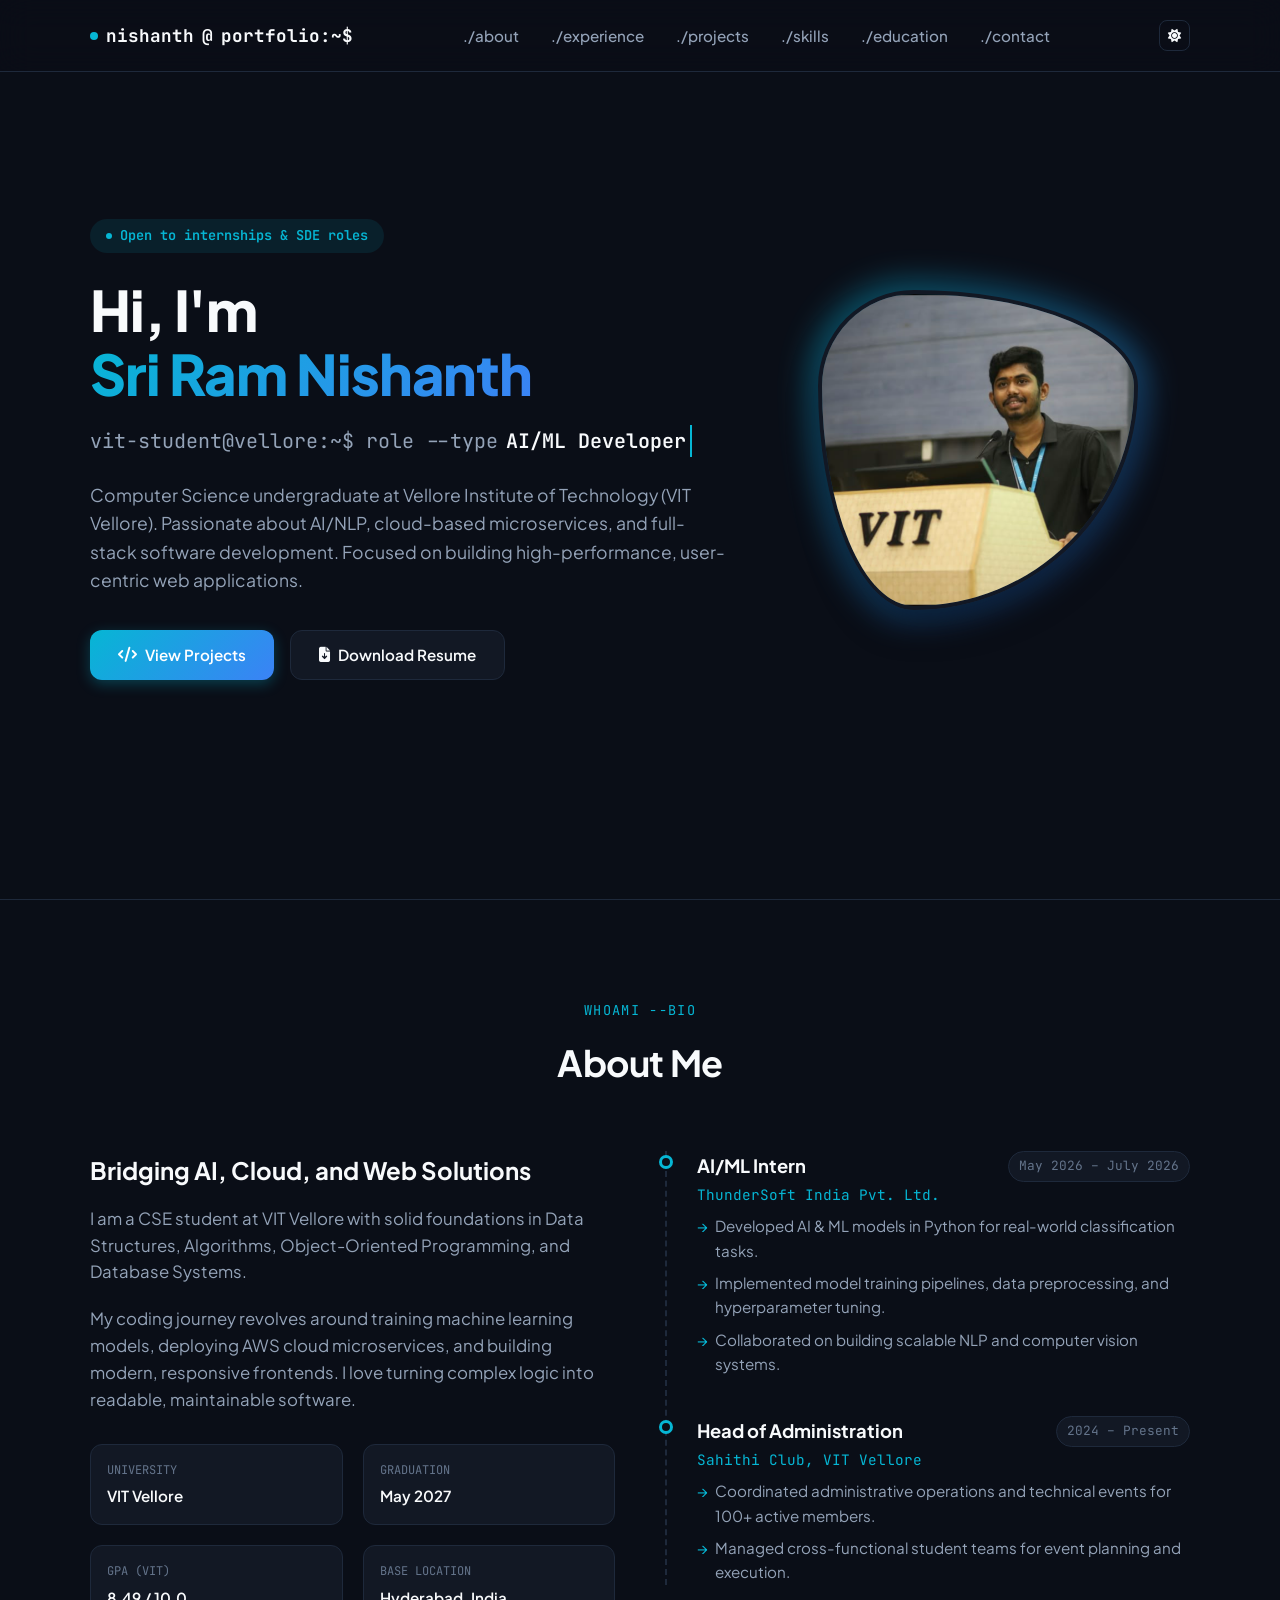
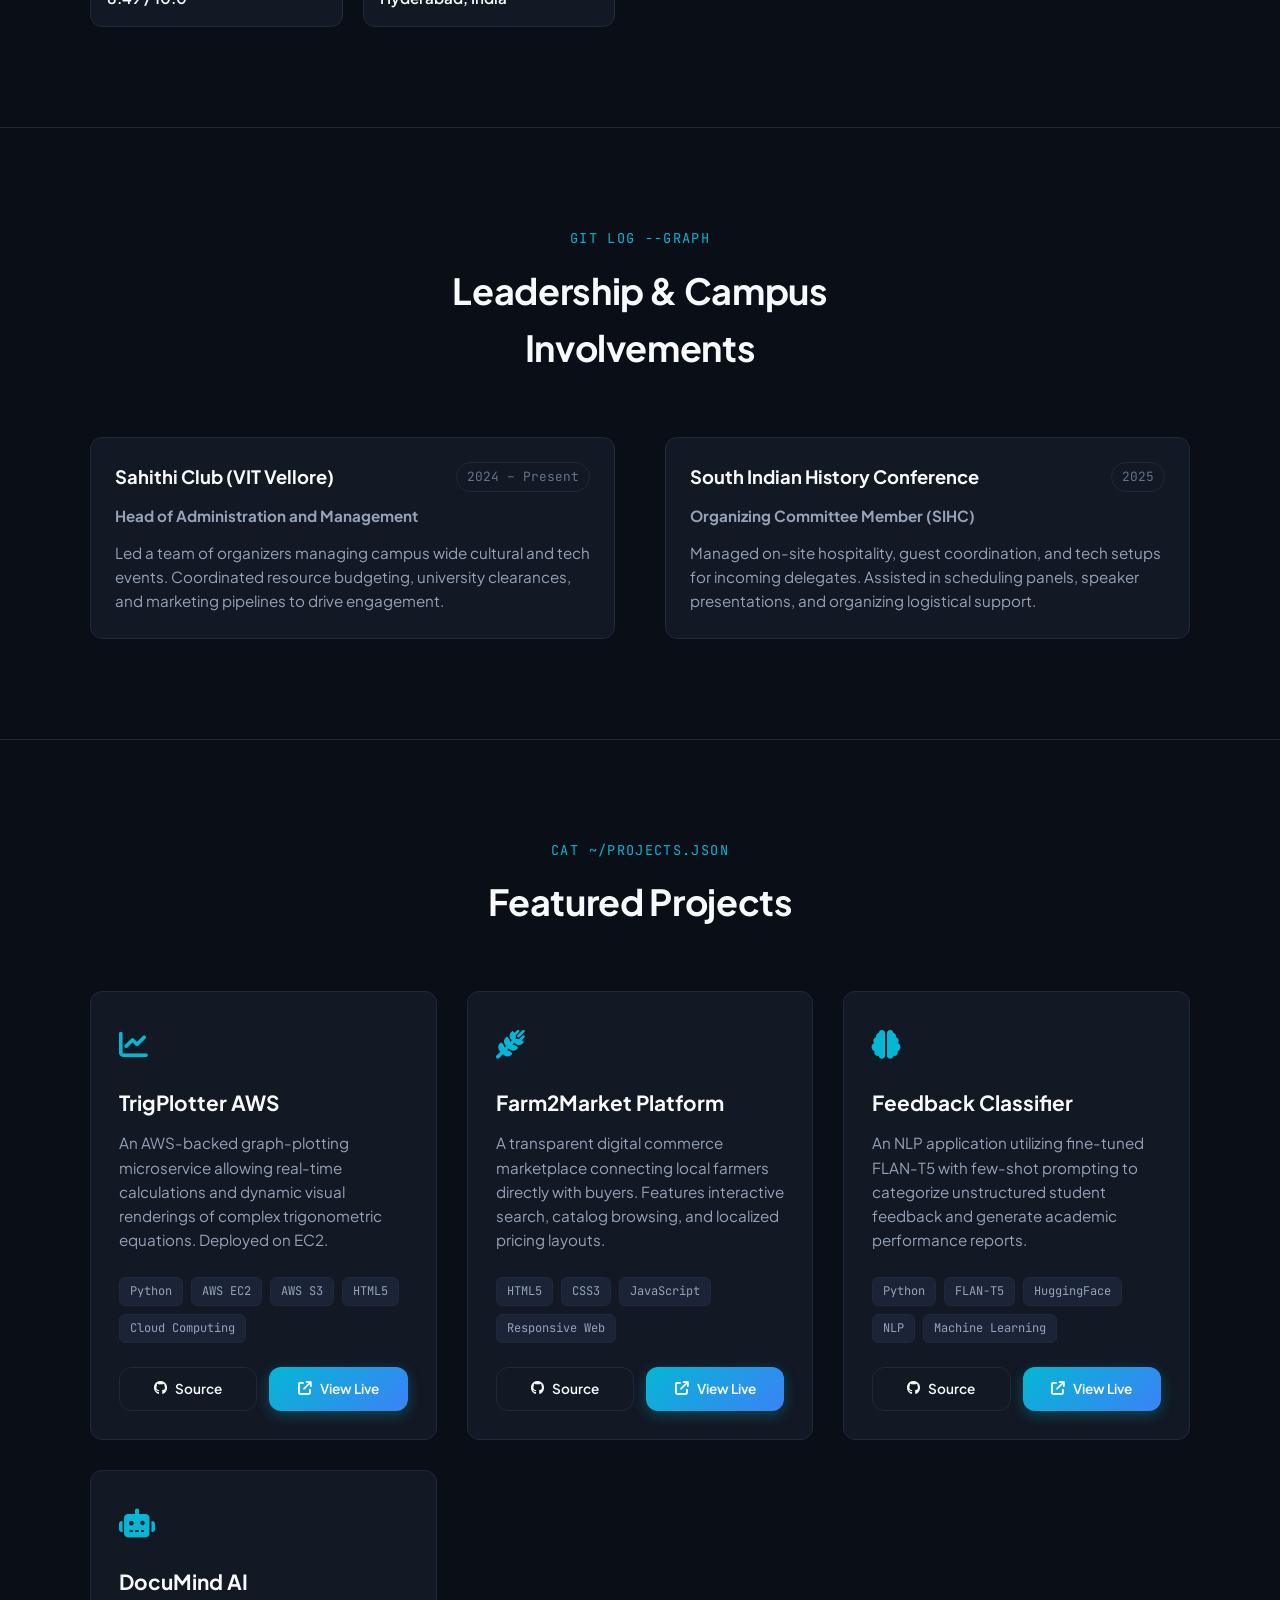
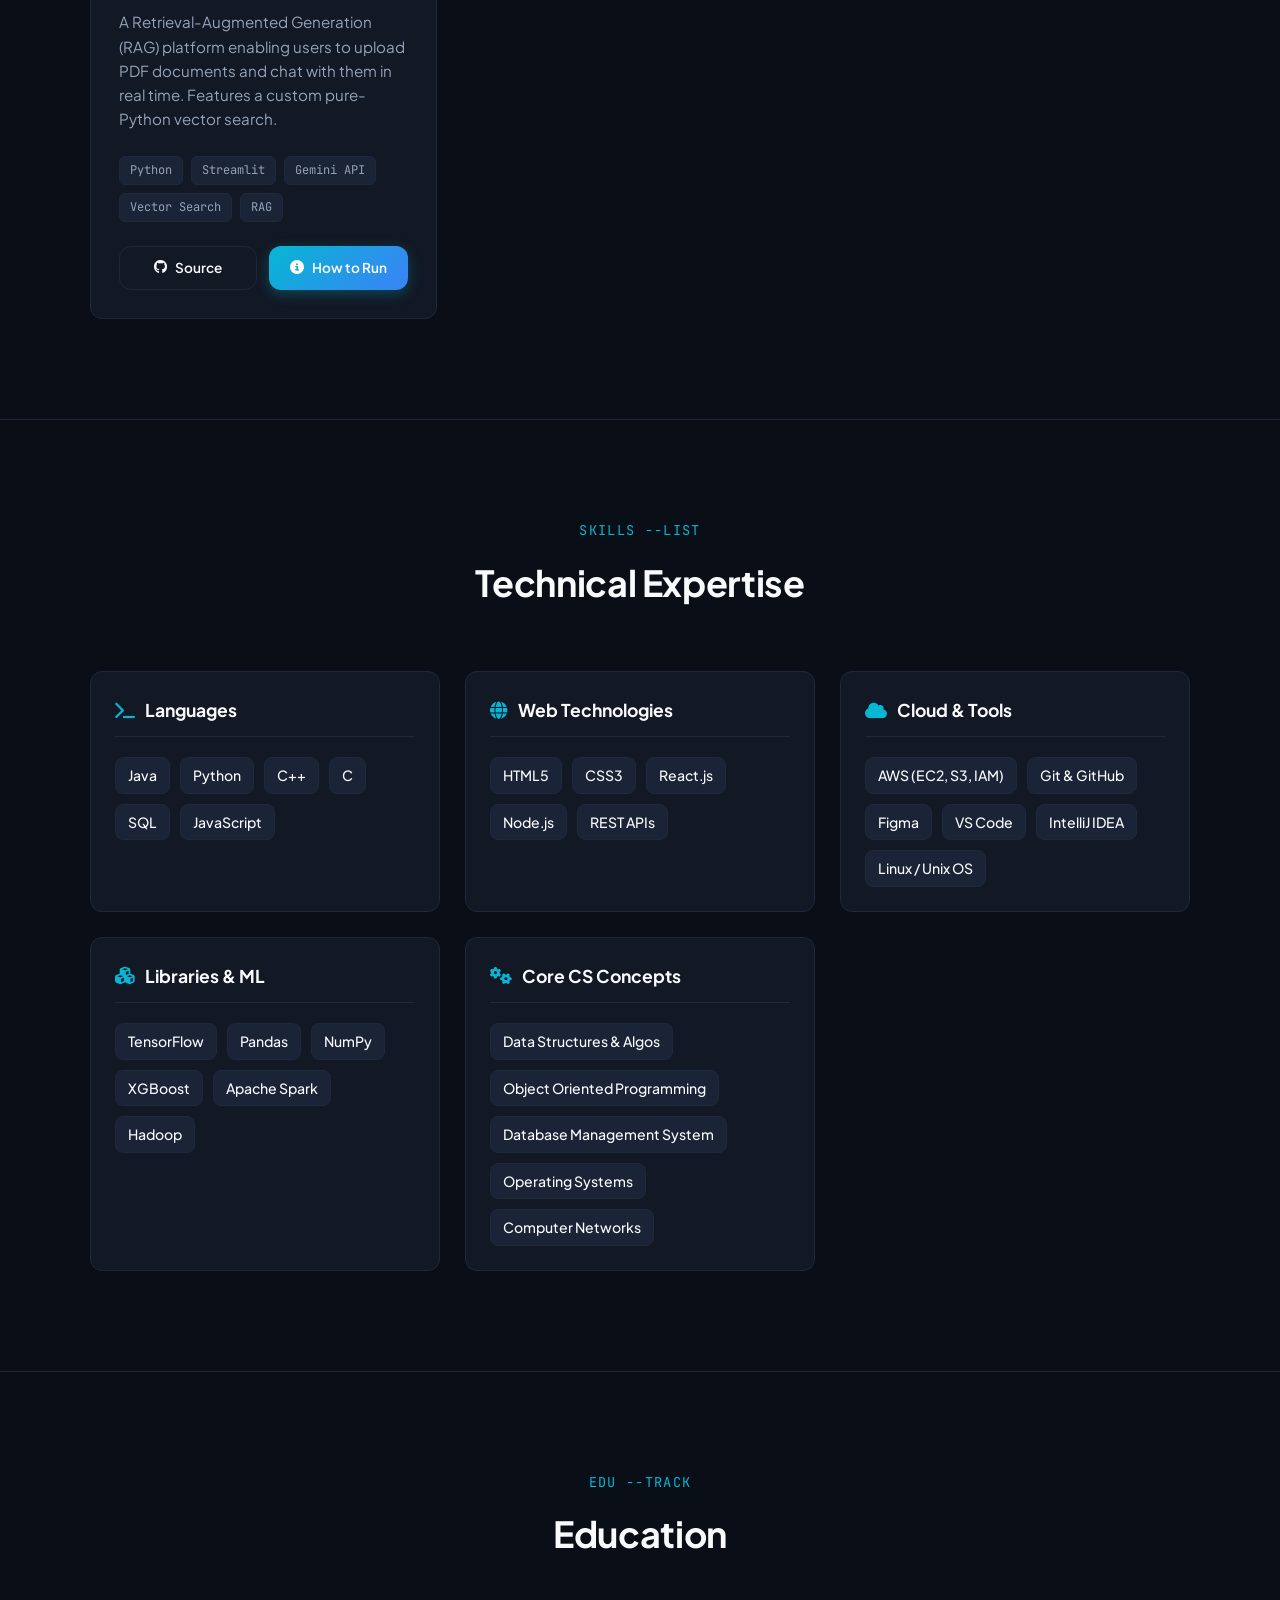
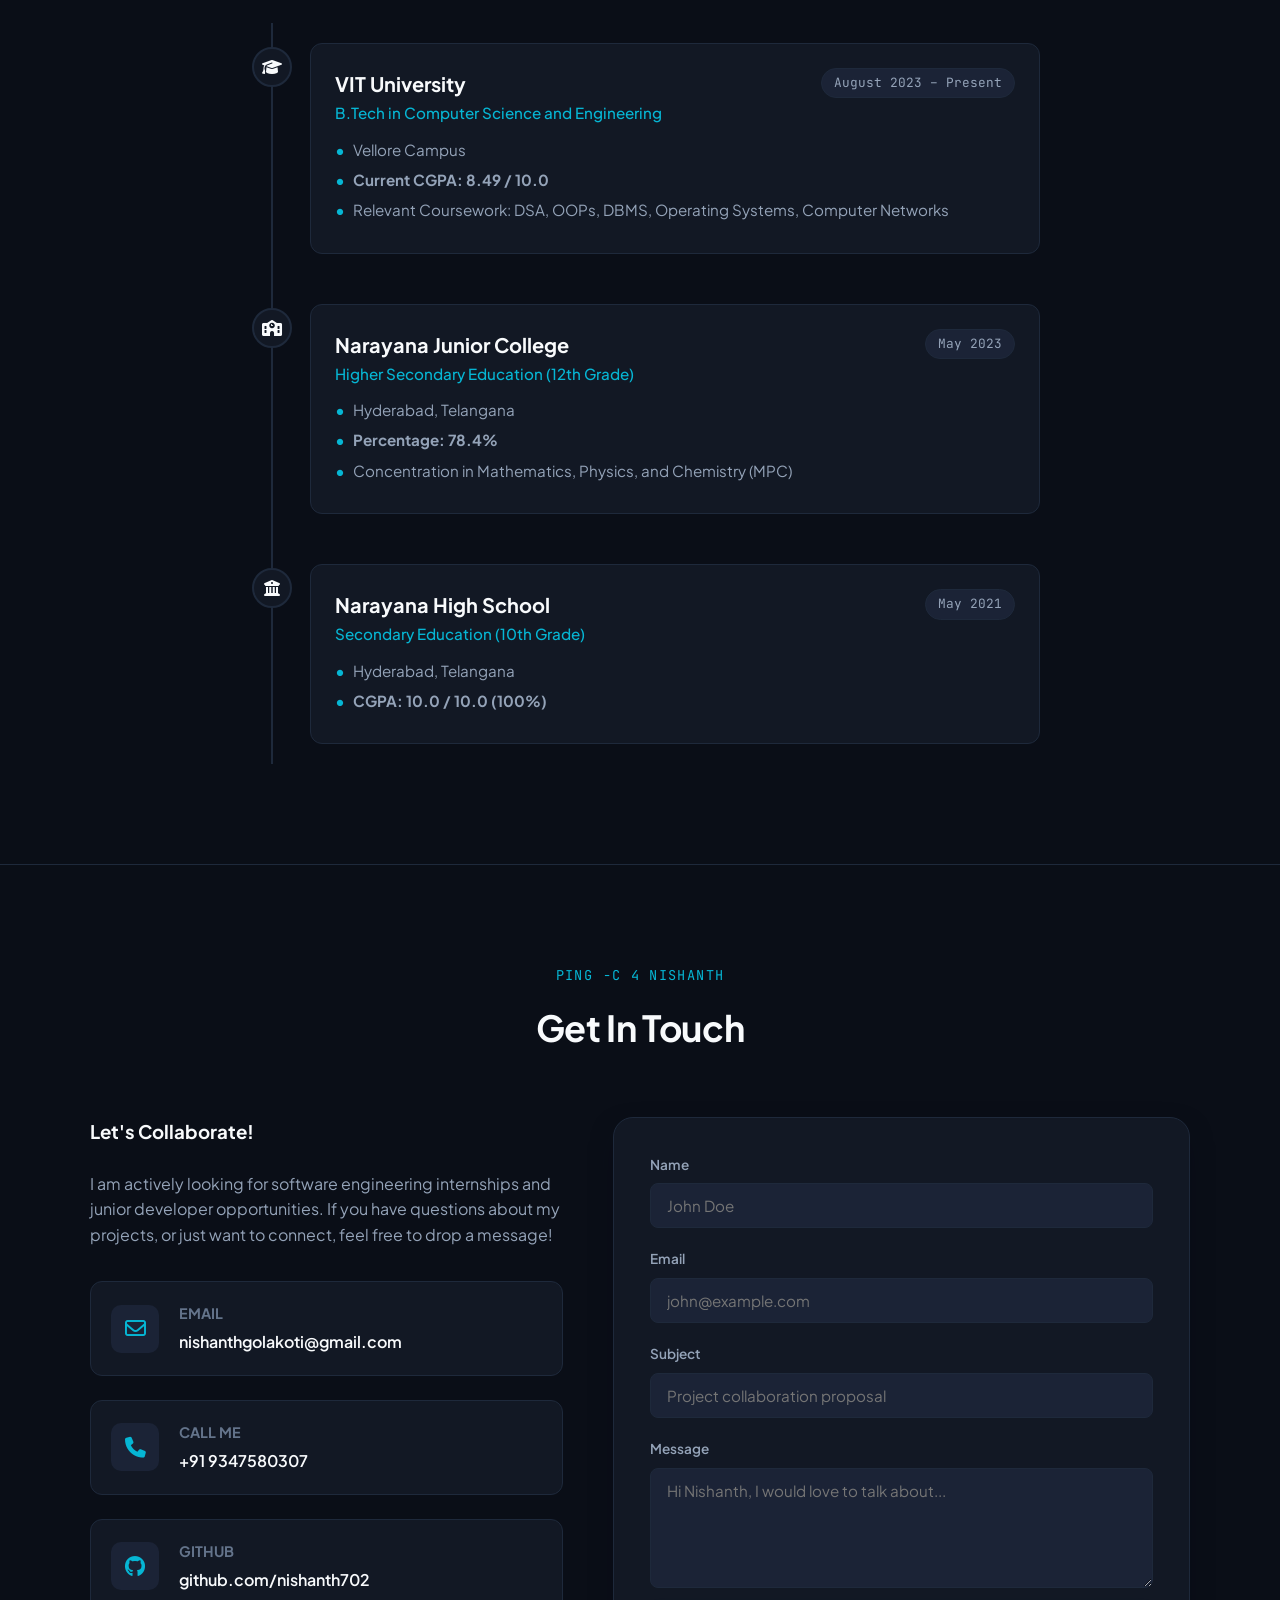
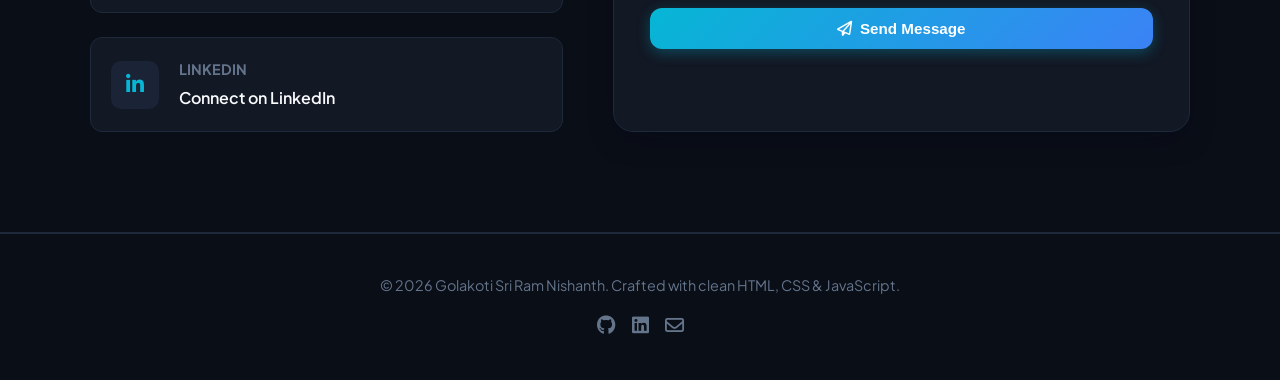
<file: index.html>
<!DOCTYPE html>
<html lang="en" data-theme="dark">
<head>
  <meta charset="UTF-8">
  <meta name="viewport" content="width=device-width, initial-scale=1.0">
  <title>Golakoti Sri Ram Nishanth — Portfolio</title>
  <meta name="description" content="Portfolio of Golakoti Sri Ram Nishanth — Computer Science student at VIT Vellore. AI/ML, Cloud Computing, and Full-Stack development.">
  
  <!-- FontAwesome Icons -->
  <link rel="stylesheet" href="https://cdnjs.cloudflare.com/ajax/libs/font-awesome/6.4.0/css/all.min.css">
  
  <!-- External stylesheet -->
  <style>
/* CSS Design System - Nishanth's Portfolio */
@import url('https://fonts.googleapis.com/css2?family=Plus+Jakarta+Sans:wght@300;400;500;600;700&family=JetBrains+Mono:wght@400;500;600&display=swap');

:root {
  /* Dark Mode (Default) */
  --bg-primary: #0a0e17;
  --bg-secondary: #121824;
  --bg-tertiary: #1b2336;
  --text-primary: #f8fafc;
  --text-secondary: #94a3b8;
  --text-muted: #64748b;
  --accent: #06b6d4; /* Teal */
  --accent-soft: rgba(6, 182, 212, 0.1);
  --accent-gradient: linear-gradient(135deg, #06b6d4, #3b82f6);
  --border: #1e293b;
  --border-hover: #334155;
  --shadow: 0 10px 30px -10px rgba(2, 6, 23, 0.5);
  --shadow-lg: 0 20px 40px -15px rgba(2, 6, 23, 0.7);
  --font-sans: 'Plus Jakarta Sans', sans-serif;
  --font-mono: 'JetBrains Mono', monospace;
  --transition: all 0.3s cubic-bezier(0.4, 0, 0.2, 1);
  --radius-sm: 6px;
  --radius: 12px;
  --radius-lg: 20px;
}

[data-theme="light"] {
  /* Light Mode */
  --bg-primary: #f8fafc;
  --bg-secondary: #ffffff;
  --bg-tertiary: #f1f5f9;
  --text-primary: #0f172a;
  --text-secondary: #475569;
  --text-muted: #64748b;
  --accent: #0284c7; /* Sky blue */
  --accent-soft: rgba(2, 132, 199, 0.1);
  --accent-gradient: linear-gradient(135deg, #0284c7, #0f766e);
  --border: #e2e8f0;
  --border-hover: #cbd5e1;
  --shadow: 0 10px 30px -10px rgba(148, 163, 184, 0.15);
  --shadow-lg: 0 20px 40px -15px rgba(148, 163, 184, 0.25);
}

* {
  margin: 0;
  padding: 0;
  box-sizing: border-box;
  scroll-behavior: smooth;
}

body {
  font-family: var(--font-sans);
  background-color: var(--bg-primary);
  color: var(--text-primary);
  line-height: 1.6;
  transition: background-color 0.3s, color 0.3s;
  overflow-x: hidden;
}

/* Scrollbar Customization */
::-webkit-scrollbar {
  width: 10px;
}
::-webkit-scrollbar-track {
  background: var(--bg-primary);
}
::-webkit-scrollbar-thumb {
  background: var(--border);
  border-radius: 5px;
}
::-webkit-scrollbar-thumb:hover {
  background: var(--border-hover);
}

.container {
  width: 90%;
  max-width: 1100px;
  margin: 0 auto;
}

/* --- Navigation --- */
header {
  position: fixed;
  top: 0;
  left: 0;
  width: 100%;
  z-index: 1000;
  background: rgba(10, 14, 23, 0.7);
  backdrop-filter: blur(16px);
  border-bottom: 1px solid var(--border);
  transition: background 0.3s, border-color 0.3s;
}

[data-theme="light"] header {
  background: rgba(248, 250, 252, 0.75);
}

.nav-container {
  display: flex;
  justify-content: space-between;
  align-items: center;
  padding: 20px 0;
}

.logo {
  font-family: var(--font-mono);
  font-weight: 700;
  font-size: 1.1rem;
  color: var(--text-primary);
  text-decoration: none;
  display: flex;
  align-items: center;
  gap: 8px;
}

.logo-dot {
  width: 8px;
  height: 8px;
  background: var(--accent);
  border-radius: 50%;
  display: inline-block;
  animation: pulse 2s infinite;
}

.nav-links {
  display: flex;
  align-items: center;
  gap: 32px;
}

.nav-links a {
  text-decoration: none;
  color: var(--text-secondary);
  font-size: 0.95rem;
  font-weight: 500;
  transition: var(--transition);
}

.nav-links a:hover {
  color: var(--accent);
}

.theme-toggle-btn {
  background: none;
  border: 1px solid var(--border);
  cursor: pointer;
  padding: 8px;
  border-radius: 8px;
  color: var(--text-primary);
  display: flex;
  align-items: center;
  justify-content: center;
  transition: var(--transition);
}

.theme-toggle-btn:hover {
  border-color: var(--accent);
  background: var(--accent-soft);
}

/* --- Hero Section --- */
.hero {
  min-height: 100vh;
  display: flex;
  align-items: center;
  padding-top: 100px;
  position: relative;
  overflow: hidden;
}

.hero-grid {
  display: grid;
  grid-template-columns: 1.2fr 0.8fr;
  gap: 40px;
  align-items: center;
}

.hero-content {
  max-width: 650px;
}

.hero-badge {
  display: inline-flex;
  align-items: center;
  gap: 8px;
  background: var(--accent-soft);
  color: var(--accent);
  padding: 6px 16px;
  border-radius: 100px;
  font-size: 0.85rem;
  font-weight: 600;
  margin-bottom: 24px;
  font-family: var(--font-mono);
}

.hero-badge-dot {
  width: 6px;
  height: 6px;
  background: var(--accent);
  border-radius: 50%;
}

.hero h1 {
  font-size: 3.5rem;
  font-weight: 800;
  line-height: 1.15;
  margin-bottom: 20px;
  letter-spacing: -0.02em;
}

.hero h1 span {
  background: var(--accent-gradient);
  -webkit-background-clip: text;
  -webkit-text-fill-color: transparent;
}

.hero-subtitle-container {
  display: flex;
  align-items: center;
  font-family: var(--font-mono);
  font-size: 1.25rem;
  color: var(--text-secondary);
  margin-bottom: 24px;
}

.typewriter-text {
  color: var(--text-primary);
  font-weight: 600;
  margin-left: 8px;
  border-right: 2px solid var(--accent);
  padding-right: 4px;
  animation: blink 0.75s step-end infinite;
}

.hero-description {
  font-size: 1.1rem;
  color: var(--text-secondary);
  margin-bottom: 36px;
}

.hero-actions {
  display: flex;
  gap: 16px;
}

/* Buttons */
.btn {
  display: inline-flex;
  align-items: center;
  gap: 8px;
  padding: 12px 28px;
  border-radius: var(--radius);
  font-weight: 600;
  font-size: 0.95rem;
  text-decoration: none;
  cursor: pointer;
  transition: var(--transition);
}

.btn-primary {
  background: var(--accent-gradient);
  color: #ffffff;
  border: none;
  box-shadow: 0 4px 14px 0 rgba(6, 182, 212, 0.3);
}

.btn-primary:hover {
  transform: translateY(-2px);
  box-shadow: 0 6px 20px 0 rgba(6, 182, 212, 0.4);
}

.btn-secondary {
  background: var(--bg-secondary);
  color: var(--text-primary);
  border: 1px solid var(--border);
}

.btn-secondary:hover {
  background: var(--bg-tertiary);
  border-color: var(--border-hover);
  transform: translateY(-2px);
}

/* Profile Photo */
.profile-image-wrapper {
  position: relative;
  justify-self: center;
  width: 320px;
  height: 320px;
}

.profile-glow {
  position: absolute;
  top: -10px;
  left: -10px;
  right: -10px;
  bottom: -10px;
  background: var(--accent-gradient);
  border-radius: 30% 70% 70% 30% / 30% 30% 70% 70%;
  filter: blur(15px);
  opacity: 0.4;
  z-index: 1;
  animation: morphing 15s ease-in-out infinite;
}

.profile-card {
  position: relative;
  width: 100%;
  height: 100%;
  border-radius: 30% 70% 70% 30% / 30% 30% 70% 70%;
  overflow: hidden;
  border: 4px solid var(--bg-secondary);
  z-index: 2;
  box-shadow: var(--shadow-lg);
  animation: morphing 15s ease-in-out infinite;
}

.profile-card img {
  width: 100%;
  height: 100%;
  object-fit: cover;
  transition: transform 0.5s ease;
}

.profile-card:hover img {
  transform: scale(1.05);
}

/* --- Sections Scaffolding --- */
section {
  padding: 100px 0;
  border-bottom: 1px solid var(--border);
}

.section-header {
  text-align: center;
  max-width: 600px;
  margin: 0 auto 60px;
}

.section-label {
  font-family: var(--font-mono);
  font-size: 0.85rem;
  color: var(--accent);
  text-transform: uppercase;
  letter-spacing: 0.1em;
  margin-bottom: 12px;
  display: block;
}

.section-title {
  font-size: 2.25rem;
  font-weight: 700;
  letter-spacing: -0.01em;
}

/* --- About & Experience Section --- */
.about-grid {
  display: grid;
  grid-template-columns: 1fr 1fr;
  gap: 50px;
}

.about-info h3 {
  font-size: 1.5rem;
  margin-bottom: 16px;
}

.about-info p {
  color: var(--text-secondary);
  margin-bottom: 20px;
  font-size: 1.05rem;
}

.about-details {
  display: grid;
  grid-template-columns: 1fr 1fr;
  gap: 20px;
  margin-top: 30px;
}

.detail-item {
  background: var(--bg-secondary);
  padding: 16px;
  border-radius: var(--radius);
  border: 1px solid var(--border);
}

.detail-label {
  font-family: var(--font-mono);
  font-size: 0.75rem;
  color: var(--text-muted);
  text-transform: uppercase;
  margin-bottom: 4px;
}

.detail-value {
  font-weight: 600;
  font-size: 0.95rem;
}

/* Experience Log */
.experience-log {
  border-left: 2px dashed var(--border);
  padding-left: 30px;
  position: relative;
}

.experience-item {
  position: relative;
  margin-bottom: 40px;
}

.experience-item:last-child {
  margin-bottom: 0;
}

.experience-dot {
  width: 14px;
  height: 14px;
  background: var(--bg-primary);
  border: 3px solid var(--accent);
  border-radius: 50%;
  position: absolute;
  left: -38px;
  top: 4px;
  z-index: 5;
}

.experience-header {
  display: flex;
  justify-content: space-between;
  align-items: flex-start;
  margin-bottom: 8px;
}

.experience-title {
  font-size: 1.15rem;
  font-weight: 700;
}

.experience-company {
  font-family: var(--font-mono);
  color: var(--accent);
  font-size: 0.9rem;
}

.experience-date {
  font-family: var(--font-mono);
  font-size: 0.8rem;
  color: var(--text-muted);
  background: var(--bg-secondary);
  padding: 4px 10px;
  border-radius: 100px;
  border: 1px solid var(--border);
}

.experience-item ul {
  list-style: none;
  padding-left: 0;
}

.experience-item li {
  color: var(--text-secondary);
  font-size: 0.95rem;
  margin-bottom: 8px;
  position: relative;
  padding-left: 18px;
}

.experience-item li::before {
  content: "→";
  color: var(--accent);
  position: absolute;
  left: 0;
}

/* --- Projects Section --- */
.projects-grid {
  display: grid;
  grid-template-columns: repeat(auto-fit, minmax(320px, 1fr));
  gap: 30px;
}

.project-card {
  background: var(--bg-secondary);
  border: 1px solid var(--border);
  border-radius: var(--radius);
  padding: 28px;
  display: flex;
  flex-direction: column;
  height: 100%;
  position: relative;
  overflow: hidden;
  transition: var(--transition);
}

.project-card::before {
  content: "";
  position: absolute;
  top: 0;
  left: 0;
  width: 100%;
  height: 4px;
  background: var(--accent-gradient);
  opacity: 0;
  transition: var(--transition);
}

.project-card:hover {
  transform: translateY(-6px);
  border-color: var(--border-hover);
  box-shadow: var(--shadow-lg);
}

.project-card:hover::before {
  opacity: 1;
}

.project-icon {
  font-size: 1.8rem;
  margin-bottom: 20px;
  color: var(--accent);
}

.project-card h3 {
  font-size: 1.3rem;
  margin-bottom: 12px;
}

.project-desc {
  color: var(--text-secondary);
  font-size: 0.95rem;
  margin-bottom: 24px;
  flex-grow: 1;
}

.project-tags {
  display: flex;
  flex-wrap: wrap;
  gap: 8px;
  margin-bottom: 24px;
}

.project-tags span {
  font-family: var(--font-mono);
  font-size: 0.75rem;
  background: var(--bg-tertiary);
  color: var(--text-secondary);
  padding: 4px 10px;
  border-radius: 6px;
  border: 1px solid var(--border);
}

.project-links {
  display: grid;
  grid-template-columns: 1fr 1fr;
  gap: 12px;
}

.project-links .btn {
  padding: 10px 14px;
  justify-content: center;
  font-size: 0.85rem;
}

/* --- Skills Section --- */
.skills-wrapper {
  display: grid;
  grid-template-columns: repeat(auto-fit, minmax(280px, 1fr));
  gap: 25px;
}

.skills-category {
  background: var(--bg-secondary);
  border: 1px solid var(--border);
  border-radius: var(--radius);
  padding: 24px;
  transition: var(--transition);
}

.skills-category:hover {
  border-color: var(--accent-soft);
}

.skills-category h3 {
  font-size: 1.1rem;
  font-weight: 700;
  margin-bottom: 20px;
  display: flex;
  align-items: center;
  gap: 10px;
  border-bottom: 1px solid var(--border);
  padding-bottom: 12px;
}

.skills-category h3 i {
  color: var(--accent);
}

.skills-list {
  display: flex;
  flex-wrap: wrap;
  gap: 10px;
}

.skill-tag {
  display: inline-flex;
  align-items: center;
  gap: 6px;
  background: var(--bg-tertiary);
  border: 1px solid var(--border);
  color: var(--text-primary);
  padding: 6px 12px;
  border-radius: 8px;
  font-size: 0.88rem;
  font-weight: 500;
  transition: var(--transition);
}

.skill-tag:hover {
  border-color: var(--accent);
  background: var(--accent-soft);
  color: var(--text-primary);
}

/* --- Education Timeline Section --- */
.education-timeline {
  position: relative;
  max-width: 800px;
  margin: 0 auto;
  padding: 20px 0;
}

.education-timeline::before {
  content: "";
  position: absolute;
  top: 0;
  left: 31px;
  width: 2px;
  height: 100%;
  background: var(--border);
}

.edu-item {
  position: relative;
  margin-bottom: 50px;
  padding-left: 70px;
}

.edu-item:last-child {
  margin-bottom: 0;
}

.edu-icon-wrapper {
  position: absolute;
  left: 12px;
  top: 4px;
  width: 40px;
  height: 40px;
  background: var(--bg-secondary);
  border: 2px solid var(--border);
  border-radius: 50%;
  display: flex;
  align-items: center;
  justify-content: center;
  z-index: 10;
  transition: var(--transition);
}

.edu-item:hover .edu-icon-wrapper {
  border-color: var(--accent);
  color: var(--accent);
  box-shadow: 0 0 12px var(--accent-soft);
}

.edu-content {
  background: var(--bg-secondary);
  border: 1px solid var(--border);
  padding: 24px;
  border-radius: var(--radius);
  transition: var(--transition);
}

.edu-content:hover {
  border-color: var(--border-hover);
}

.edu-header {
  display: flex;
  justify-content: space-between;
  align-items: flex-start;
  margin-bottom: 12px;
  flex-wrap: wrap;
  gap: 10px;
}

.edu-title {
  font-size: 1.25rem;
  font-weight: 700;
}

.edu-subtitle {
  color: var(--accent);
  font-weight: 500;
  font-size: 0.95rem;
}

.edu-date {
  font-family: var(--font-mono);
  font-size: 0.8rem;
  background: var(--bg-tertiary);
  color: var(--text-secondary);
  padding: 4px 12px;
  border-radius: 100px;
  border: 1px solid var(--border);
}

.edu-details {
  list-style: none;
  padding-left: 0;
  margin-top: 12px;
}

.edu-details li {
  font-size: 0.95rem;
  color: var(--text-secondary);
  margin-bottom: 6px;
  display: flex;
  align-items: center;
  gap: 8px;
}

.edu-details li::before {
  content: "•";
  color: var(--accent);
  font-weight: bold;
}

/* --- Contact Section --- */
.contact-grid {
  display: grid;
  grid-template-columns: 0.9fr 1.1fr;
  gap: 50px;
}

.contact-info-panel {
  display: flex;
  flex-direction: column;
  gap: 24px;
}

.contact-card {
  background: var(--bg-secondary);
  border: 1px solid var(--border);
  border-radius: var(--radius);
  padding: 20px;
  display: flex;
  align-items: center;
  gap: 20px;
  text-decoration: none;
  color: var(--text-primary);
  transition: var(--transition);
}

.contact-card:hover {
  transform: translateX(6px);
  border-color: var(--accent);
  background: var(--accent-soft);
}

.contact-icon {
  width: 48px;
  height: 48px;
  background: var(--bg-tertiary);
  border-radius: 10px;
  display: flex;
  align-items: center;
  justify-content: center;
  font-size: 1.3rem;
  color: var(--accent);
}

.contact-details h4 {
  font-size: 0.9rem;
  color: var(--text-muted);
  text-transform: uppercase;
  margin-bottom: 4px;
}

.contact-details p {
  font-weight: 600;
  font-size: 1rem;
}

/* Form */
.contact-form {
  background: var(--bg-secondary);
  border: 1px solid var(--border);
  border-radius: var(--radius-lg);
  padding: 36px;
  display: flex;
  flex-direction: column;
  gap: 20px;
  box-shadow: var(--shadow);
}

.form-group {
  display: flex;
  flex-direction: column;
  gap: 8px;
}

.form-group label {
  font-size: 0.85rem;
  font-weight: 600;
  color: var(--text-secondary);
}

.form-group input, .form-group textarea {
  background: var(--bg-tertiary);
  border: 1px solid var(--border);
  border-radius: 8px;
  padding: 12px 16px;
  color: var(--text-primary);
  font-family: var(--font-sans);
  font-size: 0.95rem;
  transition: var(--transition);
}

.form-group input:focus, .form-group textarea:focus {
  outline: none;
  border-color: var(--accent);
  box-shadow: 0 0 0 3px var(--accent-soft);
}

.form-group textarea {
  resize: vertical;
  min-height: 120px;
}

.contact-form .btn {
  justify-content: center;
}

/* --- Footer --- */
footer {
  padding: 40px 0;
  text-align: center;
  border-top: 1px solid var(--border);
  background: var(--bg-primary);
  color: var(--text-muted);
  font-size: 0.9rem;
}

footer p {
  margin-bottom: 12px;
}

.footer-socials {
  display: flex;
  justify-content: center;
  gap: 16px;
}

.footer-socials a {
  color: var(--text-muted);
  font-size: 1.2rem;
  transition: var(--transition);
}

.footer-socials a:hover {
  color: var(--accent);
}

/* --- Interactive Preview Modal --- */
.modal-overlay {
  position: fixed;
  top: 0;
  left: 0;
  width: 100vw;
  height: 100vh;
  background: rgba(4, 6, 10, 0.85);
  backdrop-filter: blur(8px);
  z-index: 2000;
  display: none;
  align-items: center;
  justify-content: center;
  padding: 30px;
}

.modal-overlay.open {
  display: flex;
}

.modal-box {
  background: var(--bg-secondary);
  border: 1px solid var(--border);
  width: 100%;
  max-width: 1000px;
  height: 90vh;
  border-radius: var(--radius-lg);
  overflow: hidden;
  box-shadow: var(--shadow-lg);
  display: flex;
  flex-direction: column;
}

.modal-header {
  padding: 16px 24px;
  background: var(--bg-tertiary);
  border-bottom: 1px solid var(--border);
  display: flex;
  justify-content: space-between;
  align-items: center;
}

.modal-title-wrapper {
  display: flex;
  align-items: center;
  gap: 12px;
}

.modal-title-dot {
  width: 8px;
  height: 8px;
  border-radius: 50%;
  background: #22c55e;
}

.modal-title {
  font-size: 1.05rem;
  font-weight: 700;
  font-family: var(--font-mono);
}

.modal-actions {
  display: flex;
  align-items: center;
  gap: 16px;
}

.viewport-controls {
  display: flex;
  gap: 4px;
  background: var(--bg-secondary);
  border: 1px solid var(--border);
  padding: 2px;
  border-radius: 6px;
}

.viewport-btn {
  background: none;
  border: none;
  cursor: pointer;
  padding: 6px 12px;
  font-size: 0.85rem;
  color: var(--text-secondary);
  border-radius: 4px;
  transition: var(--transition);
}

.viewport-btn:hover, .viewport-btn.active {
  background: var(--bg-tertiary);
  color: var(--accent);
}

.modal-close-btn {
  background: none;
  border: none;
  cursor: pointer;
  font-size: 1.2rem;
  color: var(--text-secondary);
  transition: var(--transition);
  display: flex;
}

.modal-close-btn:hover {
  color: #ef4444;
}

.modal-content {
  flex-grow: 1;
  position: relative;
  overflow: hidden;
  display: flex;
  background: #ffffff;
}

.modal-content.dark-bg {
  background: var(--bg-primary);
}

.modal-iframe-wrapper {
  width: 100%;
  height: 100%;
  display: flex;
  flex-direction: column;
  justify-content: center;
  align-items: center;
  transition: var(--transition);
  margin: 0 auto;
  flex: 1 1 auto;
}

/* Viewport Mock Dimensions */
.modal-iframe-wrapper.desktop {
  width: 100%;
  height: 100%;
}

.modal-iframe-wrapper.tablet {
  width: 768px;
  max-width: 100%;
  height: 90%;
  border: 12px solid #1e293b;
  border-radius: 24px;
  box-shadow: var(--shadow-lg);
  overflow: hidden;
}

.modal-iframe-wrapper.mobile {
  width: 375px;
  max-width: 100%;
  height: 85%;
  border: 12px solid #1e293b;
  border-radius: 36px;
  box-shadow: var(--shadow-lg);
  overflow: hidden;
}

.modal-iframe-wrapper iframe {
  width: 100%;
  height: 100%;
  border: none;
  display: block;
  background: #ffffff;
}

/* Code Explorer Layout */
.code-explorer {
  display: grid;
  grid-template-columns: 240px 1fr;
  width: 100%;
  height: 100%;
  font-family: var(--font-mono);
  font-size: 0.85rem;
}

.explorer-sidebar {
  background: var(--bg-secondary);
  border-right: 1px solid var(--border);
  padding: 16px;
  overflow-y: auto;
}

.sidebar-title {
  color: var(--text-muted);
  text-transform: uppercase;
  font-size: 0.72rem;
  font-weight: 700;
  margin-bottom: 16px;
  letter-spacing: 0.05em;
}

.file-tree-list {
  list-style: none;
}

.file-tree-item {
  display: flex;
  align-items: center;
  gap: 8px;
  padding: 6px 8px;
  color: var(--text-secondary);
  cursor: pointer;
  border-radius: 4px;
  transition: var(--transition);
  user-select: none;
}

.file-tree-item:hover, .file-tree-item.active {
  background: var(--bg-tertiary);
  color: var(--accent);
}

.file-tree-item i {
  width: 16px;
  text-align: center;
}

.file-tree-item.folder i {
  color: #eab308;
}

.file-tree-item.file i {
  color: #3b82f6;
}

.code-viewer-panel {
  display: flex;
  flex-direction: column;
  height: 100%;
  overflow: hidden;
  background: #0d1117; /* GitHub Dark */
  color: #c9d1d9;
}

.code-viewer-header {
  padding: 8px 16px;
  background: #161b22;
  border-bottom: 1px solid #21262d;
  display: flex;
  justify-content: space-between;
  align-items: center;
}

.active-tab-title {
  font-size: 0.8rem;
  color: #8b949e;
  display: flex;
  align-items: center;
  gap: 6px;
}

.active-tab-title i {
  color: #3b82f6;
}

.code-view-container {
  flex-grow: 1;
  padding: 20px;
  overflow: auto;
  margin: 0;
}

.code-view-container pre {
  margin: 0;
}

.code-view-container code {
  font-family: var(--font-mono);
  line-height: 1.5;
}

/* Toast/Notification Banner */
.toast-container {
  position: fixed;
  bottom: 24px;
  right: 24px;
  z-index: 3000;
}

.toast {
  background: var(--bg-secondary);
  border: 1px solid var(--accent);
  color: var(--text-primary);
  padding: 12px 24px;
  border-radius: 8px;
  box-shadow: var(--shadow-lg);
  display: flex;
  align-items: center;
  gap: 10px;
  transform: translateY(100px);
  opacity: 0;
  transition: all 0.4s cubic-bezier(0.175, 0.885, 0.32, 1.275);
}

.toast.show {
  transform: translateY(0);
  opacity: 1;
}

.toast i {
  color: #22c55e;
}

/* --- Animations --- */
@keyframes pulse {
  0%, 100% {
    opacity: 1;
    transform: scale(1);
  }
  50% {
    opacity: 0.4;
    transform: scale(1.15);
  }
}

@keyframes morphing {
  0%, 100% {
    border-radius: 30% 70% 70% 30% / 30% 30% 70% 70%;
  }
  25% {
    border-radius: 58% 42% 38% 62% / 42% 58% 42% 58%;
  }
  50% {
    border-radius: 42% 58% 62% 38% / 58% 42% 58% 42%;
  }
  75% {
    border-radius: 38% 62% 42% 58% / 62% 38% 62% 38%;
  }
}

@keyframes blink {
  50% {
    border-color: transparent;
  }
}

/* --- Responsive Media Queries --- */
@media (max-width: 960px) {
  .hero-grid {
    grid-template-columns: 1fr;
    text-align: center;
    gap: 30px;
  }
  
  .hero-content {
    margin: 0 auto;
  }
  
  .hero h1 {
    font-size: 2.8rem;
  }
  
  .hero-subtitle-container {
    justify-content: center;
  }
  
  .hero-actions {
    justify-content: center;
  }
  
  .about-grid, .contact-grid {
    grid-template-columns: 1fr;
  }
  
  .profile-image-wrapper {
    order: -1;
  }
  
  .education-timeline::before {
    left: 21px;
  }
  
  .edu-item {
    padding-left: 50px;
  }
  
  .edu-icon-wrapper {
    left: 2px;
  }
}

@media (max-width: 600px) {
  .nav-links {
    display: none; /* In a production app, we would add a hamburger, but a clean simplified navbar is best here */
  }
  
  .hero h1 {
    font-size: 2.2rem;
  }
  
  .about-details {
    grid-template-columns: 1fr;
  }
  
  .contact-form {
    padding: 24px;
  }
  
  .modal-overlay {
    padding: 10px;
  }
  
  .code-explorer {
    grid-template-columns: 1fr;
    grid-template-rows: 150px 1fr;
  }
  
  .explorer-sidebar {
    border-right: none;
    border-bottom: 1px solid var(--border);
  }
}

</style>
</head>
<body>

  <!-- Header & Navigation -->
  <header>
    <div class="container nav-container">
      <a href="#top" class="logo">
        <span class="logo-dot"></span>
        nishanth<span>@</span>portfolio:~$
      </a>
      <nav class="nav-links">
        <a href="#about">./about</a>
        <a href="#experience">./experience</a>
        <a href="#projects">./projects</a>
        <a href="#skills">./skills</a>
        <a href="#education">./education</a>
        <a href="#contact">./contact</a>
      </nav>
      <button class="theme-toggle-btn" id="themeToggle" aria-label="Toggle Theme" title="Toggle Dark/Light Mode">
        <i class="fa-solid fa-sun" id="themeIcon"></i>
      </button>
    </div>
  </header>

  <main id="top">

    <!-- Hero Section -->
    <section class="hero">
      <div class="container hero-grid">
        <div class="hero-content">
          <div class="hero-badge">
            <span class="hero-badge-dot"></span>
            Open to internships & SDE roles
          </div>
          <h1>Hi, I'm <br><span>Sri Ram Nishanth</span></h1>
          <div class="hero-subtitle-container">
            <span>vit-student@vellore:~$ role --type</span>
            <span class="typewriter-text" id="typewriter">AI/ML Developer</span>
          </div>
          <p class="hero-description">
            Computer Science undergraduate at Vellore Institute of Technology (VIT Vellore). 
            Passionate about AI/NLP, cloud-based microservices, and full-stack software development. 
            Focused on building high-performance, user-centric web applications.
          </p>
          <div class="hero-actions">
            <a href="#projects" class="btn btn-primary">
              <i class="fa-solid fa-code"></i> View Projects
            </a>
            <a href="resume.pdf" download class="btn btn-secondary">
              <i class="fa-solid fa-file-arrow-down"></i> Download Resume
            </a>
          </div>
        </div>
        
        <div class="profile-image-wrapper">
          <div class="profile-glow"></div>
          <div class="profile-card">
            <img src="profile.png" alt="Golakoti Sri Ram Nishanth at VIT podium" onerror="this.src='https://images.unsplash.com/photo-1539571696357-5a69c17a67c6?q=80&w=400&auto=format&fit=crop'">
          </div>
        </div>
      </div>
    </section>

    <!-- About Section -->
    <section id="about">
      <div class="container">
        <div class="section-header">
          <span class="section-label">whoami --bio</span>
          <h2 class="section-title">About Me</h2>
        </div>
        <div class="about-grid">
          <div class="about-info">
            <h3>Bridging AI, Cloud, and Web Solutions</h3>
            <p>
              I am a CSE student at VIT Vellore with solid foundations in Data Structures, 
              Algorithms, Object-Oriented Programming, and Database Systems.
            </p>
            <p>
              My coding journey revolves around training machine learning models, deploying AWS cloud microservices, and building modern, responsive frontends. I love turning complex logic into readable, maintainable software.
            </p>
            <div class="about-details">
              <div class="detail-item">
                <div class="detail-label">University</div>
                <div class="detail-value">VIT Vellore</div>
              </div>
              <div class="detail-item">
                <div class="detail-label">Graduation</div>
                <div class="detail-value">May 2027</div>
              </div>
              <div class="detail-item">
                <div class="detail-label">GPA (VIT)</div>
                <div class="detail-value">8.49 / 10.0</div>
              </div>
              <div class="detail-item">
                <div class="detail-label">Base Location</div>
                <div class="detail-value">Hyderabad, India</div>
              </div>
            </div>
          </div>
          
          <div class="about-image-card">
            <div class="experience-log">
              <div class="experience-item">
                <span class="experience-dot"></span>
                <div class="experience-header">
                  <div>
                    <h4 class="experience-title">AI/ML Intern</h4>
                    <span class="experience-company">ThunderSoft India Pvt. Ltd.</span>
                  </div>
                  <span class="experience-date">May 2026 – July 2026</span>
                </div>
                <ul>
                  <li>Developed AI & ML models in Python for real-world classification tasks.</li>
                  <li>Implemented model training pipelines, data preprocessing, and hyperparameter tuning.</li>
                  <li>Collaborated on building scalable NLP and computer vision systems.</li>
                </ul>
              </div>

              <div class="experience-item">
                <span class="experience-dot"></span>
                <div class="experience-header">
                  <div>
                    <h4 class="experience-title">Head of Administration</h4>
                    <span class="experience-company">Sahithi Club, VIT Vellore</span>
                  </div>
                  <span class="experience-date">2024 – Present</span>
                </div>
                <ul>
                  <li>Coordinated administrative operations and technical events for 100+ active members.</li>
                  <li>Managed cross-functional student teams for event planning and execution.</li>
                </ul>
              </div>
            </div>
          </div>
        </div>
      </div>
    </section>

    <!-- Experience Timeline Section -->
    <section id="experience">
      <div class="container">
        <div class="section-header">
          <span class="section-label">git log --graph</span>
          <h2 class="section-title">Leadership & Campus Involvements</h2>
        </div>
        
        <div class="about-grid" style="grid-template-columns: 1fr 1fr;">
          <div class="detail-item" style="padding: 24px;">
            <div class="experience-header" style="margin-bottom: 12px;">
              <h4 style="font-size: 1.15rem; font-weight: 700;">Sahithi Club (VIT Vellore)</h4>
              <span class="experience-date">2024 – Present</span>
            </div>
            <p style="color: var(--text-secondary); font-size: 0.95rem; margin-bottom: 12px;">
              <strong>Head of Administration and Management</strong>
            </p>
            <p style="color: var(--text-secondary); font-size: 0.95rem;">
              Led a team of organizers managing campus wide cultural and tech events. Coordinated resource budgeting, university clearances, and marketing pipelines to drive engagement.
            </p>
          </div>

          <div class="detail-item" style="padding: 24px;">
            <div class="experience-header" style="margin-bottom: 12px;">
              <h4 style="font-size: 1.15rem; font-weight: 700;">South Indian History Conference</h4>
              <span class="experience-date">2025</span>
            </div>
            <p style="color: var(--text-secondary); font-size: 0.95rem; margin-bottom: 12px;">
              <strong>Organizing Committee Member (SIHC)</strong>
            </p>
            <p style="color: var(--text-secondary); font-size: 0.95rem;">
              Managed on-site hospitality, guest coordination, and tech setups for incoming delegates. Assisted in scheduling panels, speaker presentations, and organizing logistical support.
            </p>
          </div>
        </div>
      </div>
    </section>

    <!-- Projects Section -->
    <section id="projects">
      <div class="container">
        <div class="section-header">
          <span class="section-label">cat ~/projects.json</span>
          <h2 class="section-title">Featured Projects</h2>
        </div>
        
        <div class="projects-grid">
          
          <!-- TrigPlotter AWS -->
          <div class="project-card">
            <div class="project-icon"><i class="fa-solid fa-chart-line"></i></div>
            <h3>TrigPlotter AWS</h3>
            <p class="project-desc">
              An AWS-backed graph-plotting microservice allowing real-time calculations and dynamic visual renderings of complex trigonometric equations. Deployed on EC2.
            </p>
            <div class="project-tags">
              <span>Python</span>
              <span>AWS EC2</span>
              <span>AWS S3</span>
              <span>HTML5</span>
              <span>Cloud Computing</span>
            </div>
            <div class="project-links">
              <a href="https://github.com/nishanth702/TrigPlotter-AWS" target="_blank" class="btn btn-secondary">
                <i class="fa-brands fa-github"></i> Source
              </a>
              <a href="https://nishanth702.github.io/TrigPlotter-AWS/" target="_blank" class="btn btn-primary" style="text-decoration: none;">
                <i class="fa-solid fa-arrow-up-right-from-square"></i> View Live
              </a>
            </div>
          </div>

          <!-- Farm2Market -->
          <div class="project-card">
            <div class="project-icon"><i class="fa-solid fa-wheat-awn"></i></div>
            <h3>Farm2Market Platform</h3>
            <p class="project-desc">
              A transparent digital commerce marketplace connecting local farmers directly with buyers. Features interactive search, catalog browsing, and localized pricing layouts.
            </p>
            <div class="project-tags">
              <span>HTML5</span>
              <span>CSS3</span>
              <span>JavaScript</span>
              <span>Responsive Web</span>
            </div>
            <div class="project-links">
              <a href="https://github.com/nishanth702/Mini-project" target="_blank" class="btn btn-secondary">
                <i class="fa-brands fa-github"></i> Source
              </a>
              <a href="https://nishanth702.github.io/farm2market-flask/" target="_blank" class="btn btn-primary" style="text-decoration: none;">
                <i class="fa-solid fa-arrow-up-right-from-square"></i> View Live
              </a>
            </div>
          </div>

          <!-- College Feedback Classifier -->
          <div class="project-card">
            <div class="project-icon"><i class="fa-solid fa-brain"></i></div>
            <h3>Feedback Classifier</h3>
            <p class="project-desc">
              An NLP application utilizing fine-tuned FLAN-T5 with few-shot prompting to categorize unstructured student feedback and generate academic performance reports.
            </p>
            <div class="project-tags">
              <span>Python</span>
              <span>FLAN-T5</span>
              <span>HuggingFace</span>
              <span>NLP</span>
              <span>Machine Learning</span>
            </div>
            <div class="project-links">
              <a href="https://github.com/nishanth702/college-feedback-classifier" target="_blank" class="btn btn-secondary">
                <i class="fa-brands fa-github"></i> Source
              </a>
              <a href="https://nishanth702.github.io/college-feedback-classifier/" target="_blank" class="btn btn-primary" style="text-decoration: none;">
                <i class="fa-solid fa-arrow-up-right-from-square"></i> View Live
              </a>
            </div>
          </div>

          <!-- DocuMind AI -->
          <div class="project-card">
            <div class="project-icon"><i class="fa-solid fa-robot"></i></div>
            <h3>DocuMind AI</h3>
            <p class="project-desc">
              A Retrieval-Augmented Generation (RAG) platform enabling users to upload PDF documents and chat with them in real time. Features a custom pure-Python vector search.
            </p>
            <div class="project-tags">
              <span>Python</span>
              <span>Streamlit</span>
              <span>Gemini API</span>
              <span>Vector Search</span>
              <span>RAG</span>
            </div>
            <div class="project-links">
              <a href="https://github.com/nishanth702/DocuMind-AI" target="_blank" class="btn btn-secondary">
                <i class="fa-brands fa-github"></i> Source
              </a>
              <a href="https://github.com/nishanth702/DocuMind-AI#setup--installation" target="_blank" class="btn btn-primary" style="text-decoration: none;">
                <i class="fa-solid fa-circle-info"></i> How to Run
              </a>
            </div>
          </div>

        </div>
      </div>
    </section>

    <!-- Skills Section -->
    <section id="skills">
      <div class="container">
        <div class="section-header">
          <span class="section-label">skills --list</span>
          <h2 class="section-title">Technical Expertise</h2>
        </div>
        
        <div class="skills-wrapper">
          <!-- Programming Languages -->
          <div class="skills-category">
            <h3><i class="fa-solid fa-terminal"></i> Languages</h3>
            <div class="skills-list">
              <span class="skill-tag">Java</span>
              <span class="skill-tag">Python</span>
              <span class="skill-tag">C++</span>
              <span class="skill-tag">C</span>
              <span class="skill-tag">SQL</span>
              <span class="skill-tag">JavaScript</span>
            </div>
          </div>

          <!-- Web Technologies -->
          <div class="skills-category">
            <h3><i class="fa-solid fa-globe"></i> Web Technologies</h3>
            <div class="skills-list">
              <span class="skill-tag">HTML5</span>
              <span class="skill-tag">CSS3</span>
              <span class="skill-tag">React.js</span>
              <span class="skill-tag">Node.js</span>
              <span class="skill-tag">REST APIs</span>
            </div>
          </div>

          <!-- Cloud & Tools -->
          <div class="skills-category">
            <h3><i class="fa-solid fa-cloud"></i> Cloud & Tools</h3>
            <div class="skills-list">
              <span class="skill-tag">AWS (EC2, S3, IAM)</span>
              <span class="skill-tag">Git & GitHub</span>
              <span class="skill-tag">Figma</span>
              <span class="skill-tag">VS Code</span>
              <span class="skill-tag">IntelliJ IDEA</span>
              <span class="skill-tag">Linux / Unix OS</span>
            </div>
          </div>

          <!-- Libraries & Frameworks -->
          <div class="skills-category">
            <h3><i class="fa-solid fa-cubes"></i> Libraries & ML</h3>
            <div class="skills-list">
              <span class="skill-tag">TensorFlow</span>
              <span class="skill-tag">Pandas</span>
              <span class="skill-tag">NumPy</span>
              <span class="skill-tag">XGBoost</span>
              <span class="skill-tag">Apache Spark</span>
              <span class="skill-tag">Hadoop</span>
            </div>
          </div>

          <!-- Core CS Concepts -->
          <div class="skills-category">
            <h3><i class="fa-solid fa-gears"></i> Core CS Concepts</h3>
            <div class="skills-list">
              <span class="skill-tag">Data Structures & Algos</span>
              <span class="skill-tag">Object Oriented Programming</span>
              <span class="skill-tag">Database Management System</span>
              <span class="skill-tag">Operating Systems</span>
              <span class="skill-tag">Computer Networks</span>
            </div>
          </div>
        </div>
      </div>
    </section>

    <!-- Education Section -->
    <section id="education">
      <div class="container">
        <div class="section-header">
          <span class="section-label">edu --track</span>
          <h2 class="section-title">Education</h2>
        </div>
        
        <div class="education-timeline">
          
          <!-- VIT -->
          <div class="edu-item">
            <div class="edu-icon-wrapper">
              <i class="fa-solid fa-graduation-cap"></i>
            </div>
            <div class="edu-content">
              <div class="edu-header">
                <div>
                  <h3 class="edu-title">VIT University</h3>
                  <span class="edu-subtitle">B.Tech in Computer Science and Engineering</span>
                </div>
                <span class="edu-date">August 2023 – Present</span>
              </div>
              <ul class="edu-details">
                <li>Vellore Campus</li>
                <li><strong>Current CGPA: 8.49 / 10.0</strong></li>
                <li>Relevant Coursework: DSA, OOPs, DBMS, Operating Systems, Computer Networks</li>
              </ul>
            </div>
          </div>

          <!-- Narayana Jr College -->
          <div class="edu-item">
            <div class="edu-icon-wrapper">
              <i class="fa-solid fa-school"></i>
            </div>
            <div class="edu-content">
              <div class="edu-header">
                <div>
                  <h3 class="edu-title">Narayana Junior College</h3>
                  <span class="edu-subtitle">Higher Secondary Education (12th Grade)</span>
                </div>
                <span class="edu-date">May 2023</span>
              </div>
              <ul class="edu-details">
                <li>Hyderabad, Telangana</li>
                <li><strong>Percentage: 78.4%</strong></li>
                <li>Concentration in Mathematics, Physics, and Chemistry (MPC)</li>
              </ul>
            </div>
          </div>

          <!-- Narayana School -->
          <div class="edu-item">
            <div class="edu-icon-wrapper">
              <i class="fa-solid fa-building-columns"></i>
            </div>
            <div class="edu-content">
              <div class="edu-header">
                <div>
                  <h3 class="edu-title">Narayana High School</h3>
                  <span class="edu-subtitle">Secondary Education (10th Grade)</span>
                </div>
                <span class="edu-date">May 2021</span>
              </div>
              <ul class="edu-details">
                <li>Hyderabad, Telangana</li>
                <li><strong>CGPA: 10.0 / 10.0 (100%)</strong></li>
              </ul>
            </div>
          </div>

        </div>
      </div>
    </section>

    <!-- Contact Section -->
    <section id="contact">
      <div class="container">
        <div class="section-header">
          <span class="section-label">ping -c 4 nishanth</span>
          <h2 class="section-title">Get In Touch</h2>
        </div>
        
        <div class="contact-grid">
          <div class="contact-info-panel">
            <h3>Let's Collaborate!</h3>
            <p style="color: var(--text-secondary); margin-bottom: 10px;">
              I am actively looking for software engineering internships and junior developer opportunities. If you have questions about my projects, or just want to connect, feel free to drop a message!
            </p>
            
            <a href="mailto:nishanthgolakoti@gmail.com" class="contact-card">
              <div class="contact-icon"><i class="fa-regular fa-envelope"></i></div>
              <div class="contact-details">
                <h4>Email</h4>
                <p>nishanthgolakoti@gmail.com</p>
              </div>
            </a>

            <a href="tel:+919347580307" class="contact-card">
              <div class="contact-icon"><i class="fa-solid fa-phone"></i></div>
              <div class="contact-details">
                <h4>Call Me</h4>
                <p>+91 9347580307</p>
              </div>
            </a>

            <a href="https://github.com/nishanth702" target="_blank" class="contact-card">
              <div class="contact-icon"><i class="fa-brands fa-github"></i></div>
              <div class="contact-details">
                <h4>GitHub</h4>
                <p>github.com/nishanth702</p>
              </div>
            </a>

            <a href="https://linkedin.com/in/sri-ram-nishanth-golakoti" target="_blank" class="contact-card">
              <div class="contact-icon"><i class="fa-brands fa-linkedin-in"></i></div>
              <div class="contact-details">
                <h4>LinkedIn</h4>
                <p>Connect on LinkedIn</p>
              </div>
            </a>
          </div>

          <form class="contact-form" id="contactForm">
            <div class="form-group">
              <label for="name">Name</label>
              <input type="text" id="name" placeholder="John Doe" required>
            </div>
            
            <div class="form-group">
              <label for="email">Email</label>
              <input type="email" id="email" placeholder="john@example.com" required>
            </div>

            <div class="form-group">
              <label for="subject">Subject</label>
              <input type="text" id="subject" placeholder="Project collaboration proposal" required>
            </div>

            <div class="form-group">
              <label for="message">Message</label>
              <textarea id="message" placeholder="Hi Nishanth, I would love to talk about..." required></textarea>
            </div>

            <button type="submit" class="btn btn-primary">
              <i class="fa-regular fa-paper-plane"></i> Send Message
            </button>
          </form>
        </div>
      </div>
    </section>

  </main>

  <!-- Footer -->
  <footer>
    <div class="container">
      <p>&copy; 2026 Golakoti Sri Ram Nishanth. Crafted with clean HTML, CSS & JavaScript.</p>
      <div class="footer-socials">
        <a href="https://github.com/nishanth702" target="_blank"><i class="fa-brands fa-github"></i></a>
        <a href="https://linkedin.com/in/sri-ram-nishanth-golakoti" target="_blank"><i class="fa-brands fa-linkedin"></i></a>
        <a href="mailto:nishanthgolakoti@gmail.com"><i class="fa-regular fa-envelope"></i></a>
      </div>
    </div>
  </footer>

  <!-- Interactive Sandbox Modal -->
  <div class="modal-overlay" id="sandboxModal">
    <div class="modal-box">
      <div class="modal-header">
        <div class="modal-title-wrapper">
          <span class="modal-title-dot"></span>
          <span class="modal-title" id="modalProjectTitle">Project Sandbox</span>
        </div>
        <div class="modal-actions">
          <div class="viewport-controls" id="modalViewportControls" style="display: none;">
            <button class="viewport-btn active" onclick="setViewport('desktop')" id="vpDesktop" title="Desktop View"><i class="fa-solid fa-desktop"></i></button>
            <button class="viewport-btn" onclick="setViewport('tablet')" id="vpTablet" title="Tablet View"><i class="fa-solid fa-tablet-screen-button"></i></button>
            <button class="viewport-btn" onclick="setViewport('mobile')" id="vpMobile" title="Mobile View"><i class="fa-solid fa-mobile-screen-button"></i></button>
          </div>
          <a href="#" id="modalOpenExternal" target="_blank" class="btn btn-secondary" style="display: none; padding: 6px 12px; font-size: 0.8rem; border-radius: 6px; align-items: center; gap: 6px; text-decoration: none;" title="Open in new tab">
            <i class="fa-solid fa-arrow-up-right-from-square"></i> Open Live
          </a>
          <button class="modal-close-btn" onclick="closeSandbox()" title="Close Preview">
            <i class="fa-solid fa-xmark"></i>
          </button>
        </div>
      </div>
      
      <!-- Loaded dynamically via JS -->
      <div class="modal-content" id="modalContent"></div>
    </div>
  </div>

  <!-- Toast Notification -->
  <div class="toast-container">
    <div class="toast" id="toastMessage">
      <i class="fa-solid fa-circle-check"></i>
      <span id="toastText">Message sent successfully!</span>
    </div>
  </div>

  <!-- Dynamic Logic JavaScript -->
  <script>
    // --- Typewriter Effect ---
    const typewriter = document.getElementById('typewriter');
    const titles = ['AI/ML Developer', 'Cloud Practitioner', 'Full-Stack Engineer'];
    let titleIndex = 0;
    let charIndex = 0;
    let isDeleting = false;
    let delay = 150;

    function handleTypewriter() {
      const currentTitle = titles[titleIndex];
      if (isDeleting) {
        typewriter.textContent = currentTitle.substring(0, charIndex - 1);
        charIndex--;
        delay = 60;
      } else {
        typewriter.textContent = currentTitle.substring(0, charIndex + 1);
        charIndex++;
        delay = 120;
      }

      if (!isDeleting && charIndex === currentTitle.length) {
        isDeleting = true;
        delay = 1800; // Wait at full word
      } else if (isDeleting && charIndex === 0) {
        isDeleting = false;
        titleIndex = (titleIndex + 1) % titles.length;
        delay = 500; // Pause before typing new word
      }

      setTimeout(handleTypewriter, delay);
    }
    
    // Start typewriter
    setTimeout(handleTypewriter, 1000);

    // --- Dark/Light Mode Theme Toggle ---
    const themeToggle = document.getElementById('themeToggle');
    const themeIcon = document.getElementById('themeIcon');
    const htmlElement = document.documentElement;

    // Load theme from localStorage
    const savedTheme = localStorage.getItem('theme') || 'dark';
    htmlElement.setAttribute('data-theme', savedTheme);
    updateThemeIcon(savedTheme);

    themeToggle.addEventListener('click', () => {
      const currentTheme = htmlElement.getAttribute('data-theme');
      const newTheme = currentTheme === 'dark' ? 'light' : 'dark';
      htmlElement.setAttribute('data-theme', newTheme);
      localStorage.setItem('theme', newTheme);
      updateThemeIcon(newTheme);
    });

    function updateThemeIcon(theme) {
      if (theme === 'dark') {
        themeIcon.className = 'fa-solid fa-sun';
      } else {
        themeIcon.className = 'fa-solid fa-moon';
      }
    }

    // --- Contact Form Submission ---
    const contactForm = document.getElementById('contactForm');
    const toast = document.getElementById('toastMessage');
    const toastText = document.getElementById('toastText');

    contactForm.addEventListener('submit', (e) => {
      e.preventDefault();
      
      // Simulate form submission
      toastText.textContent = "Message sent successfully! Thank you.";
      toast.classList.add('show');
      
      contactForm.reset();
      
      setTimeout(() => {
        toast.classList.remove('show');
      }, 4000);
    });

    // --- Project Sandbox Modal Logic ---
    const modal = document.getElementById('sandboxModal');
    const modalTitle = document.getElementById('modalProjectTitle');
    const modalContent = document.getElementById('modalContent');
    const viewportControls = document.getElementById('modalViewportControls');
    let activeExplorerProject = '';

    // Simulated Code Data
    const projectFiles = {
      feedback: {
        title: "AI Student Feedback Auditor Dashboard",
        files: {
          "README.md": `# AI-Powered Student Feedback Auditor\nAn NLP-driven data auditing pipeline that classifies student complaints, predicts sentiment, detects critical safety/urgency triggers, and generates action items automatically. Supports batch CSV processing and dashboard analytics.\n\n### Tech Stack\n- Streamlit\n- Google Gemini API\n- Python 3.10\n- Pandas & Altair`,
          "app.py": `import streamlit as st\nimport pandas as pd\nimport altair as alt\nfrom classifier import FeedbackClassifier\n\n# Page Setup\nst.set_page_config(page_title="AI College Feedback Auditor", page_icon="🎓", layout="wide")\n\nst.title("🎓 AI Student Feedback Auditor")\nst.markdown("Automate campus operations audits. Categorize feedbacks, predict sentiments, track urgency, and trigger action items.")\n\nclf = FeedbackClassifier(api_key=st.sidebar.text_input("Gemini API Key", type="password"))\n\nuploaded_file = st.file_uploader("Upload feedback file (Must contain a column named 'feedback')", type=["csv"])\nif uploaded_file:\n    df = pd.read_csv(uploaded_file)\n    if st.button("Run AI Feedback Audit"):\n        results = [clf.classify_single(str(row["feedback"])) for _, row in df.iterrows()]\n        res_df = pd.DataFrame(results)\n        audited_df = pd.concat([df, res_df], axis=1)\n        st.dataframe(audited_df)`,
          "classifier.py": `import json\nimport google.generativeai as genai\n\nclass FeedbackClassifier:\n    def __init__(self, api_key=None):\n        self.api_key = api_key\n        if api_key: genai.configure(api_key=api_key)\n\n    def classify_single(self, text, mode="Cloud API"):\n        if mode == "Cloud API" and self.api_key:\n            return self._classify_gemini(text)\n        return self._classify_local(text)\n\n    def _classify_gemini(self, text):\n        model = genai.GenerativeModel("models/gemini-1.5-flash")\n        prompt = "Analyze feedback and return JSON with: category, sentiment, urgency, action_item..."\n        response = model.generate_content(prompt, generation_config={"response_mime_type": "application/json"})\n        return json.loads(response.text.strip())\n\n    def _classify_local(self, text):\n        # Lightweight rule-based NLP classifier fallback\n        text_lower = text.lower()\n        # Category, Sentiment, and Urgency heuristics...\n        return {"category": "Facilities", "sentiment": "Negative", "urgency": "Urgent", "action_item": "Inspect hostel mess food."}`
        }
      }
    };

    function openSandbox(type) {
      if (type === 'trigplotter') {
        window.open("https://nishanth702.github.io/TrigPlotter-AWS/", "_blank");
        return;
      }
      
      modalContent.className = 'modal-content';
      viewportControls.style.display = 'none';
      const openExternalBtn = document.getElementById('modalOpenExternal');
      openExternalBtn.style.display = 'none';
      
      // File explorer sandbox
      modalContent.classList.add('dark-bg');
        const proj = projectFiles[type];
        activeExplorerProject = type;
        modalTitle.textContent = `Code Explorer — ${proj.title}`;
        
        let sidebarItems = '';
        let firstFile = '';
        Object.keys(proj.files).forEach((filename, idx) => {
          if (idx === 0) firstFile = filename;
          const icon = filename.endsWith('.md') ? 'fa-regular fa-file-lines' : 
                       filename.endsWith('.html') ? 'fa-brands fa-html5' : 
                       filename.endsWith('.css') ? 'fa-brands fa-css3-alt' : 'fa-brands fa-python';
          
          sidebarItems += `
            <li class="file-tree-item file ${idx === 0 ? 'active' : ''}" onclick="selectExplorerFile(this, '${filename}')">
              <i class="${icon}"></i> ${filename}
            </li>
          `;
        });

        modalContent.innerHTML = `
          <div class="code-explorer">
            <aside class="explorer-sidebar">
              <div class="sidebar-title">Workspace files</div>
              <ul class="file-tree-list">
                ${sidebarItems}
              </ul>
            </aside>
            <section class="code-viewer-panel">
              <div class="code-viewer-header">
                <div class="active-tab-title" id="activeCodeTab">
                  <i class="fa-solid fa-code"></i> ${firstFile}
                </div>
              </div>
              <pre class="code-view-container"><code id="codeViewArea"></code></pre>
            </section>
          </div>
        `;
        
        // Show first file content
        updateCodeView(firstFile);
      }
      
      modal.classList.add('open');
      document.body.style.overflow = 'hidden';
    }

    function closeSandbox() {
      modal.classList.remove('open');
      modalContent.innerHTML = '';
      document.body.style.overflow = '';
      document.getElementById('modalOpenExternal').style.display = 'none';
    }

    // Close on overlay click
    modal.addEventListener('click', (e) => {
      if (e.target === modal) {
        closeSandbox();
      }
    });

    // --- Viewport Resize Control logic ---
    function setViewport(size) {
      const wrapper = document.getElementById('iframeWrapper');
      if (!wrapper) return;
      
      wrapper.className = `modal-iframe-wrapper ${size}`;
      
      // Update buttons active class
      document.querySelectorAll('.viewport-btn').forEach(btn => btn.classList.remove('active'));
      if (size === 'desktop') document.getElementById('vpDesktop').classList.add('active');
      if (size === 'tablet') document.getElementById('vpTablet').classList.add('active');
      if (size === 'mobile') document.getElementById('vpMobile').classList.add('active');
    }

    // --- Code Explorer File Switcher logic ---
    function selectExplorerFile(element, filename) {
      document.querySelectorAll('.file-tree-item').forEach(item => item.classList.remove('active'));
      element.classList.add('active');
      
      const tabTitle = document.getElementById('activeCodeTab');
      const icon = filename.endsWith('.md') ? 'fa-regular fa-file-lines' : 
                   filename.endsWith('.html') ? 'fa-brands fa-html5' : 
                   filename.endsWith('.css') ? 'fa-brands fa-css3-alt' : 'fa-brands fa-python';
      
      tabTitle.innerHTML = `<i class="${icon}"></i> \${filename}`;
      updateCodeView(filename);
    }

    function updateCodeView(filename) {
      const codeArea = document.getElementById('codeViewArea');
      const content = projectFiles[activeExplorerProject].files[filename];
      
      // Simple HTML escaping
      codeArea.textContent = content;
    }
  </script>
</body>
</html>
</file>
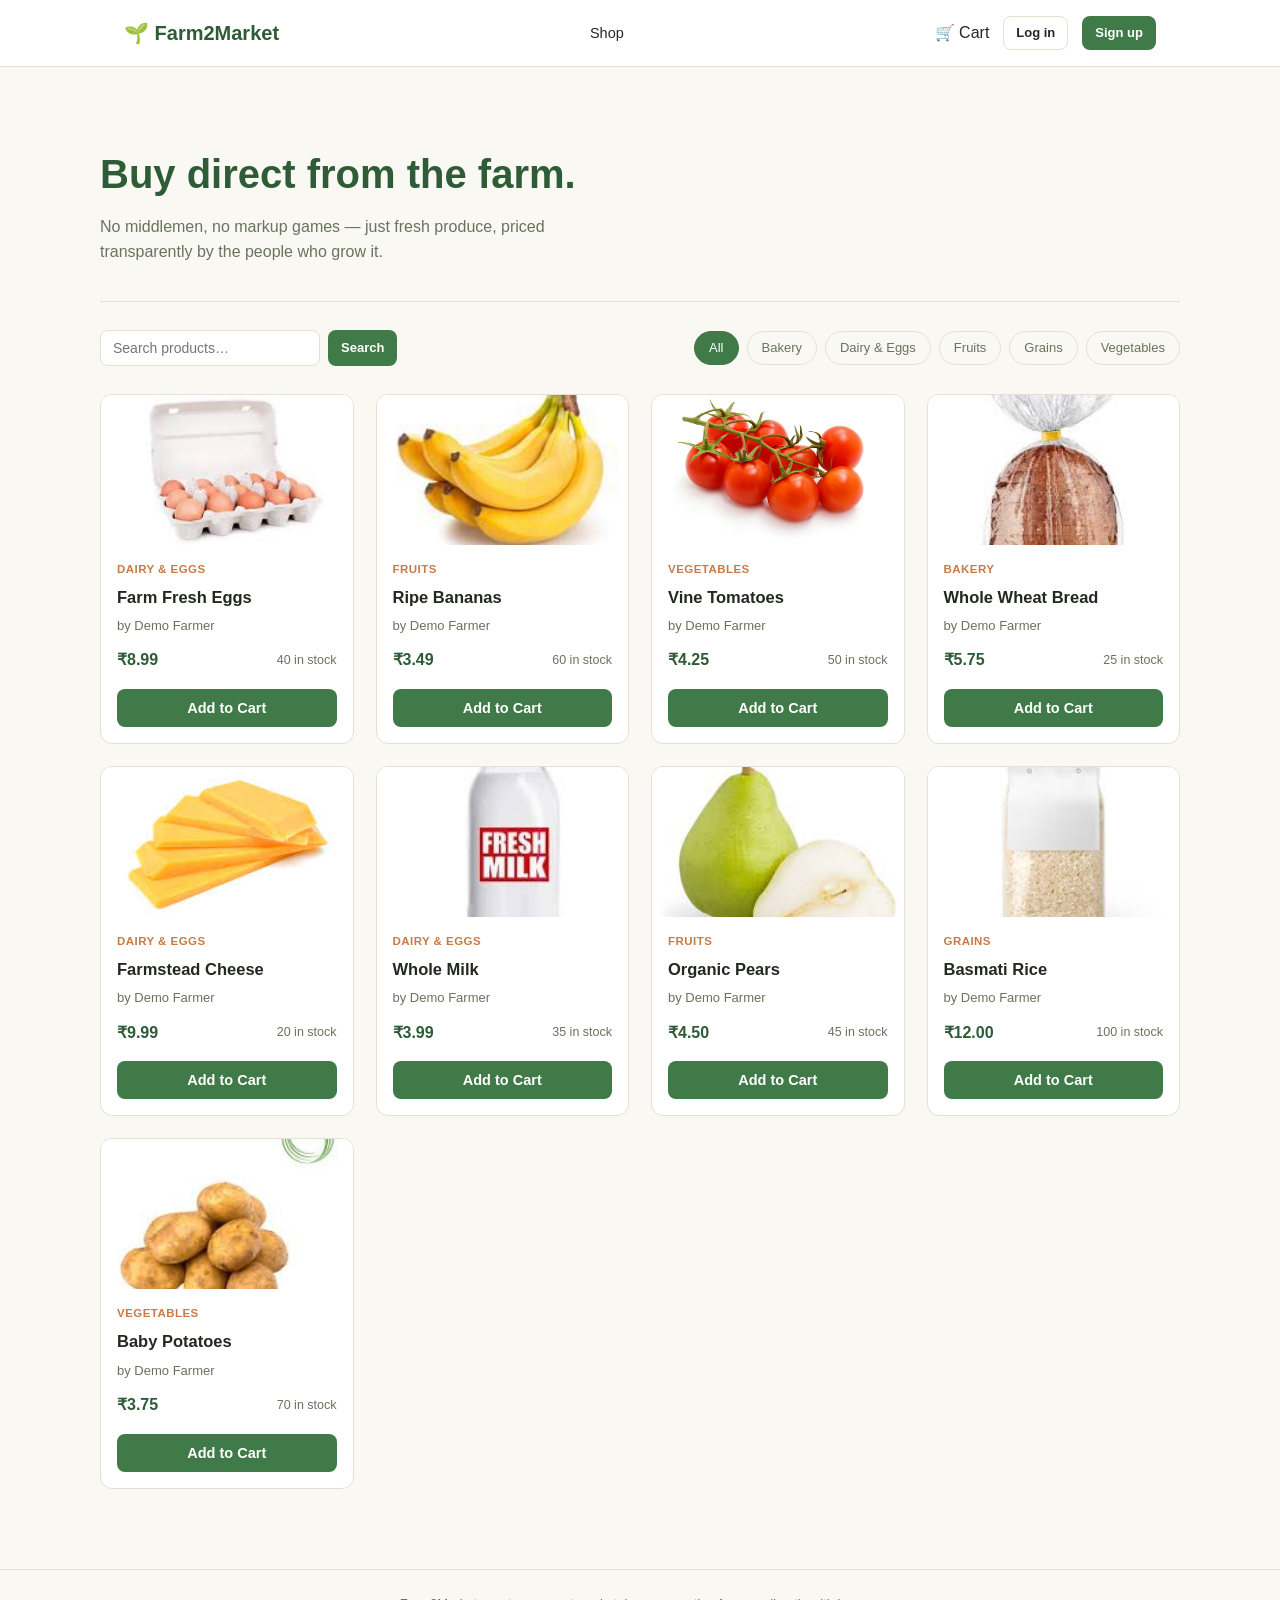
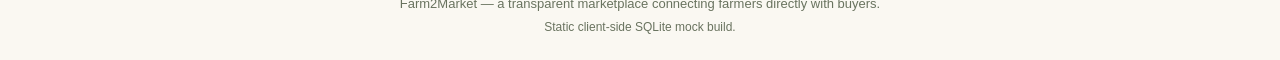
<file: farm2market-flask/index.html>
<!DOCTYPE html>
<html lang="en">
<head>
<meta charset="UTF-8">
<meta name="viewport" content="width=device-width, initial-scale=1.0">
<title>Farm2Market — Shop</title>
<style>
:root{
  --bg:#FAF8F2;
  --surface:#FFFFFF;
  --ink:#22291F;
  --dim:#69735F;
  --border:#E4E0D2;
  --green:#3F7A48;
  --green-dark:#2E5C36;
  --clay:#C97A46;
  --error:#B5453A;
  --radius:12px;
  --shadow:0 12px 30px -18px rgba(30,40,20,0.35);
}
*{box-sizing:border-box;}
body{
  margin:0; background:var(--bg); color:var(--ink);
  font-family:-apple-system, BlinkMacSystemFont, "Segoe UI", Helvetica, Arial, sans-serif;
  line-height:1.55;
}
a{ color:var(--green-dark); text-decoration:none; }
a:hover{ text-decoration:underline; }
.wrap{ max-width:1080px; margin:0 auto; padding:0 24px; }
img{ max-width:100%; display:block; }

.site-header{ background:var(--surface); border-bottom:1px solid var(--border); position:sticky; top:0; z-index:10; }
.header-inner{ display:flex; align-items:center; justify-content:space-between; gap:20px; padding:16px 24px; flex-wrap:wrap; }
.brand{ font-size:20px; font-weight:700; color:var(--green-dark); }
.brand:hover{ text-decoration:none; }
.main-nav{ display:flex; gap:20px; }
.main-nav a{ color:var(--ink); font-weight:500; font-size:14.5px; }
.header-actions{ display:flex; align-items:center; gap:14px; }
.cart-link{ color:var(--ink); font-weight:500; position:relative; }
.badge{ background:var(--clay); color:#fff; font-size:11px; padding:1px 6px; border-radius:20px; margin-left:4px; }
.hello{ font-size:14px; color:var(--dim); }

.btn{ display:inline-block; padding:10px 18px; border-radius:8px; border:1px solid transparent; font-weight:600; font-size:14.5px; cursor:pointer; }
.btn-primary{ background:var(--green); color:#fff; }
.btn-primary:hover{ background:var(--green-dark); text-decoration:none; }
.btn-ghost{ background:transparent; border-color:var(--border); color:var(--ink); }
.btn-ghost:hover{ border-color:var(--green); text-decoration:none; }
.btn-sm{ padding:6px 12px; font-size:13px; }
.btn-block{ width:100%; text-align:center; }
.btn:disabled{ opacity:0.5; cursor:not-allowed; }

.flash-stack{ padding-top:16px; display:flex; flex-direction:column; gap:8px; }
.flash{ padding:12px 16px; border-radius:8px; font-size:14px; }
.flash-success{ background:#E4F1E4; color:var(--green-dark); border:1px solid #BFE0C2; }
.flash-error{ background:#FBE7E4; color:var(--error); border:1px solid #F1C6BF; }

.page{ padding:40px 0 80px; min-height:60vh; }

.hero{ padding:20px 0 36px; border-bottom:1px solid var(--border); margin-bottom:28px; }
.hero h1{ font-size:clamp(28px,4vw,40px); margin:0 0 10px; color:var(--green-dark); }
.hero p{ color:var(--dim); max-width:520px; margin:0; }

.filter-bar{ display:flex; justify-content:space-between; align-items:center; gap:16px; margin-bottom:28px; flex-wrap:wrap; }
.search-form{ display:flex; gap:8px; }
.search-form input{ padding:9px 12px; border:1px solid var(--border); border-radius:8px; font-size:14px; min-width:220px; }
.category-pills{ display:flex; gap:8px; flex-wrap:wrap; }
.pill{ padding:6px 14px; border-radius:20px; border:1px solid var(--border); font-size:13px; color:var(--dim); }
.pill.active, .pill:hover{ background:var(--green); border-color:var(--green); color:#fff; text-decoration:none; }

.product-grid{ display:grid; grid-template-columns:repeat(auto-fill,minmax(230px,1fr)); gap:22px; }
.product-card{ background:var(--surface); border:1px solid var(--border); border-radius:var(--radius); overflow:hidden; display:flex; flex-direction:column; transition:transform .15s, box-shadow .15s; }
.product-card:hover{ transform:translateY(-3px); box-shadow:var(--shadow); }
.product-image-link img{ width:100%; height:150px; object-fit:cover; }
.product-body{ padding:16px; display:flex; flex-direction:column; gap:6px; flex-grow:1; }
.product-category{ font-size:11.5px; color:var(--clay); text-transform:uppercase; letter-spacing:0.04em; font-weight:600; }
.product-body h3{ margin:0; font-size:16.5px; }
.product-body h3 a{ color:var(--ink); }
.product-farmer{ font-size:13px; color:var(--dim); margin:0; }
.product-row{ display:flex; justify-content:space-between; align-items:center; margin:6px 0 10px; }
.price{ font-weight:700; color:var(--green-dark); font-size:16px; }
.price-lg{ font-size:22px; }
.stock{ font-size:12.5px; color:var(--dim); }
.stock-out{ color:var(--error); }

.detail-grid{ display:grid; grid-template-columns:1fr 1fr; gap:40px; align-items:start; }
.detail-image{ border-radius:var(--radius); width:100%; max-height:420px; object-fit:cover; }
.detail-info h1{ margin:8px 0 4px; }
.detail-desc{ color:var(--dim); margin:14px 0; }
.detail-price-row{ display:flex; align-items:center; gap:16px; margin-bottom:18px; }
.qty-form{ display:flex; align-items:center; gap:12px; margin-bottom:20px; }
.qty-form input{ width:70px; padding:8px; border:1px solid var(--border); border-radius:8px; }
.back-link{ display:inline-block; margin-top:10px; font-size:14px; }

.auth-card{ max-width:420px; margin:0 auto; background:var(--surface); border:1px solid var(--border); border-radius:var(--radius); padding:32px; box-shadow:var(--shadow); }
.auth-card h1{ margin-top:0; font-size:24px; color:var(--green-dark); }
.auth-form{ display:flex; flex-direction:column; gap:6px; }
.auth-form label{ font-size:13px; font-weight:600; margin-top:10px; color:var(--dim); }
.auth-form input, .auth-form select, .auth-form textarea{ padding:10px 12px; border:1px solid var(--border); border-radius:8px; font-size:14.5px; font-family:inherit; }
.auth-form button{ margin-top:20px; }
.role-choice{ display:flex; gap:18px; margin-top:6px; }
.role-option{ font-weight:400 !important; display:flex; align-items:center; gap:6px; margin-top:0 !important; }
.auth-switch{ text-align:center; margin-top:18px; font-size:14px; color:var(--dim); }
.demo-hint{ font-size:12.5px; color:var(--dim); margin-top:14px; background:#F2F0E6; padding:10px 12px; border-radius:8px; }
.demo-hint code{ background:#fff; padding:1px 5px; border-radius:4px; }

.page-head{ display:flex; justify-content:space-between; align-items:center; margin-bottom:24px; }
.listing-table{ width:100%; border-collapse:collapse; background:var(--surface); border:1px solid var(--border); border-radius:var(--radius); overflow:hidden; }
.listing-table th, .listing-table td{ padding:12px 16px; text-align:left; border-bottom:1px solid var(--border); font-size:14.5px; }
.listing-table th{ background:#F2F0E6; font-size:12.5px; text-transform:uppercase; color:var(--dim); }
.listing-name{ display:flex; align-items:center; gap:10px; }
.listing-name img{ width:36px; height:36px; object-fit:cover; border-radius:6px; }

.cart-list{ display:flex; flex-direction:column; gap:12px; margin-bottom:24px; }
.cart-row{ display:grid; grid-template-columns:56px 1fr auto auto auto; align-items:center; gap:16px; background:var(--surface); border:1px solid var(--border); border-radius:10px; padding:12px 16px; }
.cart-row img{ width:56px; height:56px; object-fit:cover; border-radius:8px; }
.cart-row-info h3{ margin:0 0 2px; font-size:15.5px; }
.dim{ color:var(--dim); }
.cart-qty-form{ display:flex; gap:6px; align-items:center; }
.cart-qty-form input{ width:56px; padding:6px; border:1px solid var(--border); border-radius:6px; }
.cart-subtotal{ font-weight:700; color:var(--green-dark); }
.cart-summary{ display:flex; justify-content:space-between; align-items:center; padding:18px 20px; background:#F2F0E6; border-radius:10px; margin-bottom:20px; }

.empty-state{ color:var(--dim); text-align:center; padding:60px 20px; }

.site-footer{ border-top:1px solid var(--border); padding:24px 0; text-align:center; font-size:13px; color:var(--dim); }
.site-footer .dim{ display:block; margin-top:4px; font-size:12px; }

@media (max-width:760px){
  .detail-grid{ grid-template-columns:1fr; }
  .cart-row{ grid-template-columns:48px 1fr; grid-template-areas:"img info" "qty qty" "sub sub" "rm rm"; row-gap:8px; }
  .main-nav{ display:none; }
}
</style>
</head>
<body>
  <header class="site-header">
    <div class="wrap header-inner">
      <a href="#/" class="brand">🌱 Farm2Market</a>
      <nav class="main-nav" id="mainNav"></nav>
      <div class="header-actions" id="headerActions"></div>
    </div>
  </header>

  <div class="wrap flash-stack" id="flashStack"></div>

  <main class="wrap page" id="appBody"></main>

  <footer class="site-footer">
    <div class="wrap">
      Farm2Market — a transparent marketplace connecting farmers directly with buyers.
      <span class="dim">Static client-side SQLite mock build.</span>
    </div>
  </footer>

  <script>
    // -------------------------------------------------------------
    // Mock Database Setup (localStorage keys: f2m_users, f2m_products, f2m_orders)
    // -------------------------------------------------------------
    const default_users = [
      { id: 1, name: "Demo Farmer", email: "farmer@farm2market.demo", password: "farmer123", role: "farmer" },
      { id: 2, name: "Demo Buyer", email: "buyer@farm2market.demo", password: "buyer123", role: "buyer" }
    ];

    const default_products = [
      { id: 1, name: "Farm Fresh Eggs", description: "Free-range eggs collected daily.", price: 8.99, stock: 40, image: "WD-eggs.jpg", category: "Dairy & Eggs", farmer_id: 1 },
      { id: 2, name: "Ripe Bananas", description: "Naturally ripened, no artificial gas.", price: 3.49, stock: 60, image: "WD-bananas.jpg", category: "Fruits", farmer_id: 1 },
      { id: 3, name: "Vine Tomatoes", description: "Sun-grown and picked at peak ripeness.", price: 4.25, stock: 50, image: "WD-Tomatos.jpg", category: "Vegetables", farmer_id: 1 },
      { id: 4, name: "Whole Wheat Bread", description: "Stone-milled flour, baked fresh.", price: 5.75, stock: 25, image: "WD-Bread.jpg", category: "Bakery", farmer_id: 1 },
      { id: 5, name: "Farmstead Cheese", description: "Small-batch cheese from grass-fed cows.", price: 9.99, stock: 20, image: "WD-Cheese.jpg", category: "Dairy & Eggs", farmer_id: 1 },
      { id: 6, name: "Whole Milk", description: "Pasteurized, non-homogenized.", price: 3.99, stock: 35, image: "WD-Milk.jpg", category: "Dairy & Eggs", farmer_id: 1 },
      { id: 7, name: "Organic Pears", description: "Crisp and juicy, orchard-grown.", price: 4.50, stock: 45, image: "WD-Pears.jpg", category: "Fruits", farmer_id: 1 },
      { id: 8, name: "Basmati Rice", description: "Aged for aroma, sold by the farmer directly.", price: 12.00, stock: 100, image: "WD-Rice.jpg", category: "Grains", farmer_id: 1 },
      { id: 9, name: "Baby Potatoes", description: "Hand-harvested, washed and ready to cook.", price: 3.75, stock: 70, image: "WD-potatoes.jpg", category: "Vegetables", farmer_id: 1 }
    ];

    function initDatabase() {
      if (!localStorage.getItem("f2m_users")) {
        localStorage.setItem("f2m_users", JSON.stringify(default_users));
      }
      if (!localStorage.getItem("f2m_products")) {
        localStorage.setItem("f2m_products", JSON.stringify(default_products));
      }
      if (!localStorage.getItem("f2m_orders")) {
        localStorage.setItem("f2m_orders", JSON.stringify([]));
      }
    }
    initDatabase();

    // Session helper
    function getSessionUser() {
      const u = sessionStorage.getItem("f2m_current_user");
      return u ? JSON.parse(u) : null;
    }

    function setSessionUser(user) {
      if (user) sessionStorage.setItem("f2m_current_user", JSON.stringify(user));
      else sessionStorage.removeItem("f2m_current_user");
    }

    // Cart helper
    function getCart() {
      const c = sessionStorage.getItem("f2m_cart");
      return c ? JSON.parse(c) : {}; // { productId: qty }
    }

    function saveCart(cart) {
      sessionStorage.setItem("f2m_cart", JSON.stringify(cart));
    }

    function getCartCount() {
      const cart = getCart();
      return Object.values(cart).reduce((sum, q) => sum + q, 0);
    }

    // Database accessors
    function getUsers() { return JSON.parse(localStorage.getItem("f2m_users")); }
    function saveUsers(users) { localStorage.setItem("f2m_users", JSON.stringify(users)); }

    function getProducts() { return JSON.parse(localStorage.getItem("f2m_products")); }
    function saveProducts(prods) { localStorage.setItem("f2m_products", JSON.stringify(prods)); }

    function getOrders() { return JSON.parse(localStorage.getItem("f2m_orders")); }
    function saveOrders(orders) { localStorage.setItem("f2m_orders", JSON.stringify(orders)); }

    // Alert helper
    function triggerFlash(msg, type = "success") {
      const stack = document.getElementById("flashStack");
      stack.innerHTML = `<div class="flash flash-${type}">${msg}</div>`;
      setTimeout(() => { stack.innerHTML = ""; }, 5000);
    }

    // -------------------------------------------------------------
    // Page Rendering Logic
    // -------------------------------------------------------------
    const appBody = document.getElementById("appBody");
    const mainNav = document.getElementById("mainNav");
    const headerActions = document.getElementById("headerActions");

    function updateHeader() {
      const user = getSessionUser();
      const count = getCartCount();

      // Main Navigation
      let navHtml = `<a href="#/">Shop</a>`;
      if (user && user.role === "farmer") {
        navHtml += `<a href="#/dashboard">My Listings</a>`;
      } else if (user && user.role === "buyer") {
        navHtml += `<a href="#/orders">My Orders</a>`;
      }
      mainNav.innerHTML = navHtml;

      // Header Actions
      let actionsHtml = "";
      if (user) {
        actionsHtml = `
          <a href="#/cart" class="cart-link">🛒 Cart${count ? ` <span class="badge">${count}</span>` : ""}</a>
          <span class="hello">Hi, ${user.name.split(" ")[0]}</span>
          <button onclick="handleLogout()" class="btn btn-ghost btn-sm">Log out</button>
        `;
      } else {
        actionsHtml = `
          <a href="#/cart" class="cart-link">🛒 Cart${count ? ` <span class="badge">${count}</span>` : ""}</a>
          <a href="#/login" class="btn btn-ghost btn-sm">Log in</a>
          <a href="#/signup" class="btn btn-primary btn-sm">Sign up</a>
        `;
      }
      headerActions.innerHTML = actionsHtml;
    }

    function handleLogout() {
      setSessionUser(null);
      sessionStorage.removeItem("f2m_cart");
      triggerFlash("You've been logged out.", "success");
      window.location.hash = "#/";
    }

    // Router
    function router() {
      updateHeader();
      const hash = window.location.hash || "#/";
      
      if (hash === "#/") {
        renderStorefront();
      } else if (hash.startsWith("#/product/")) {
        const id = parseInt(hash.replace("#/product/", ""));
        renderProductDetail(id);
      } else if (hash === "#/cart") {
        renderCart();
      } else if (hash === "#/checkout") {
        renderCheckout();
      } else if (hash === "#/orders") {
        renderOrderHistory();
      } else if (hash.startsWith("#/order/")) {
        const id = parseInt(hash.replace("#/order/", ""));
        renderOrderConfirmation(id);
      } else if (hash === "#/login") {
        renderLogin();
      } else if (hash === "#/signup") {
        renderSignup();
      } else if (hash === "#/dashboard") {
        renderDashboard();
      } else if (hash === "#/products/new") {
        renderNewProduct();
      } else {
        appBody.innerHTML = `<div class="empty-state">404 — Page Not Found</div>`;
      }
    }

    window.addEventListener("hashchange", router);
    window.addEventListener("load", router);

    // 1. Storefront
    function renderStorefront() {
      const prods = getProducts();
      const params = new URLSearchParams(window.location.search || window.location.hash.split("?")[1]);
      const q = (params.get("q") || "").toLowerCase().trim();
      const category = (params.get("category") || "").trim();

      const categories = Array.from(new Set(prods.map(p => p.category))).sort();

      const filteredProds = prods.filter(p => {
        const matchQ = !q || p.name.toLowerCase().includes(q) || p.description.toLowerCase().includes(q);
        const matchC = !category || p.category === category;
        return matchQ && matchC;
      });

      let categoriesHtml = `<a href="#/" class="pill ${!category ? "active" : ""}">All</a>`;
      categories.forEach(c => {
        categoriesHtml += `<a href="#/?category=${encodeURIComponent(c)}" class="pill ${category === c ? "active" : ""}">${c}</a>`;
      });

      let productsGrid = "";
      if (filteredProds.length > 0) {
        filteredProds.forEach(p => {
          productsGrid += `
            <article class="product-card">
              <a href="#/product/${p.id}" class="product-image-link">
                <img src="static/images/${p.image}" alt="${p.name}">
              </a>
              <div class="product-body">
                <span class="product-category">${p.category}</span>
                <h3><a href="#/product/${p.id}">${p.name}</a></h3>
                <p class="product-farmer">by Demo Farmer</p>
                <div class="product-row">
                  <span class="price">₹${p.price.toFixed(2)}</span>
                  <span class="stock ${p.stock === 0 ? "stock-out" : ""}">
                    ${p.stock > 0 ? `${p.stock} in stock` : "Out of stock"}
                  </span>
                </div>
                <button onclick="addToCart(${p.id}, 1)" class="btn btn-primary btn-block" ${p.stock === 0 ? "disabled" : ""}>
                  Add to Cart
                </button>
              </div>
            </article>
          `;
        });
      } else {
        productsGrid = `<div class="empty-state" style="grid-column:1/-1;">No products match your filter yet.</div>`;
      }

      appBody.innerHTML = `
        <section class="hero">
          <h1>Buy direct from the farm.</h1>
          <p>No middlemen, no markup games — just fresh produce, priced transparently by the people who grow it.</p>
        </section>

        <section class="filter-bar">
          <form onsubmit="handleSearch(event)" class="search-form">
            <input type="text" id="searchInput" placeholder="Search products…" value="${q}">
            <button type="submit" class="btn btn-primary btn-sm">Search</button>
          </form>
          <div class="category-pills">
            ${categoriesHtml}
          </div>
        </section>

        <section class="product-grid">
          ${productsGrid}
        </section>
      `;
    }

    function handleSearch(e) {
      e.preventDefault();
      const q = document.getElementById("searchInput").value.trim();
      window.location.hash = q ? `#/?q=${encodeURIComponent(q)}` : "#/";
    }

    function addToCart(pid, qty) {
      const prods = getProducts();
      const product = prods.find(p => p.id === pid);
      if (!product) return;

      const cart = getCart();
      const currentQty = cart[pid] || 0;
      const targetQty = currentQty + qty;

      if (targetQty > product.stock) {
        triggerFlash(`Cannot add more. Only ${product.stock} items in stock.`, "error");
        return;
      }

      cart[pid] = targetQty;
      saveCart(cart);
      triggerFlash(`Added ${product.name} to your cart.`, "success");
      updateHeader();
    }

    // 2. Product Detail
    function renderProductDetail(id) {
      const prods = getProducts();
      const p = prods.find(item => item.id === id);
      if (!p) {
        appBody.innerHTML = `<div class="empty-state">Product not found.</div>`;
        return;
      }

      appBody.innerHTML = `
        <a href="#/" class="back-link">← Back to Catalog</a>
        <div class="detail-grid" style="margin-top: 20px;">
          <img src="static/images/${p.image}" class="detail-image" alt="${p.name}">
          <div class="detail-info">
            <span class="product-category">${p.category}</span>
            <h1>${p.name}</h1>
            <p class="product-farmer" style="font-size:15px; margin-bottom:15px;">by Demo Farmer</p>
            <div class="detail-price-row">
              <span class="price price-lg">₹${p.price.toFixed(2)}</span>
              <span class="stock ${p.stock === 0 ? "stock-out" : ""}">
                ${p.stock > 0 ? `${p.stock} in stock` : "Out of stock"}
              </span>
            </div>
            <p class="detail-desc">${p.description || "No description provided."}</p>
            
            <div class="qty-form">
              <label for="detailQty">Quantity:</label>
              <input type="number" id="detailQty" value="1" min="1" max="${p.stock}" ${p.stock === 0 ? "disabled" : ""}>
            </div>

            <button onclick="handleDetailAddToCart(${p.id})" class="btn btn-primary" ${p.stock === 0 ? "disabled" : ""}>
              Add to Cart
            </button>
          </div>
        </div>
      `;
    }

    function handleDetailAddToCart(pid) {
      const qtyInput = document.getElementById("detailQty");
      const qty = parseInt(qtyInput.value) || 1;
      addToCart(pid, qty);
    }

    // 3. Cart View
    function renderCart() {
      const cart = getCart();
      const prods = getProducts();
      const items = [];
      let total = 0.0;

      Object.entries(cart).forEach(([pidStr, qty]) => {
        const pid = parseInt(pidStr);
        const product = prods.find(p => p.id === pid);
        if (product) {
          const subtotal = product.price * qty;
          total += subtotal;
          items.append; // JS syntax helper placeholder
          items.push({ product, quantity: qty, subtotal });
        }
      });

      if (items.length === 0) {
        appBody.innerHTML = `
          <div class="empty-state">
            <h2>Your cart is empty.</h2>
            <p>Go back to the shop to discover fresh organic products!</p>
            <a href="#/" class="btn btn-primary" style="margin-top:15px;">Go Shopping</a>
          </div>
        `;
        return;
      }

      let cartRowsHtml = "";
      items.forEach(item => {
        cartRowsHtml += `
          <div class="cart-row">
            <img src="static/images/${item.product.image}" alt="${item.product.name}">
            <div class="cart-row-info">
              <h3><a href="#/product/${item.product.id}">${item.product.name}</a></h3>
              <span class="dim">Category: ${item.product.category}</span>
            </div>
            <div class="cart-qty-form">
              <input type="number" value="${item.quantity}" min="1" max="${item.product.stock}" onchange="updateCartQty(${item.product.id}, this.value)">
            </div>
            <span class="cart-subtotal">₹${item.subtotal.toFixed(2)}</span>
            <button onclick="removeCartItem(${item.product.id})" class="btn btn-ghost btn-sm" style="color:var(--error); border-color:transparent;">Remove</button>
          </div>
        `;
      });

      appBody.innerHTML = `
        <div class="page-head">
          <h1>Your Shopping Cart</h1>
        </div>
        <div class="cart-list">
          ${cartRowsHtml}
        </div>
        <div class="cart-summary">
          <div>
            <span class="dim" style="font-size:15px;">Basket Total:</span>
            <div style="font-size:24px; font-weight:700; color:var(--green-dark);">₹${total.toFixed(2)}</div>
          </div>
          <a href="#/checkout" class="btn btn-primary">Proceed to Checkout</a>
        </div>
      `;
    }

    function updateCartQty(pid, val) {
      const qty = parseInt(val) || 1;
      const cart = getCart();
      const prods = getProducts();
      const product = prods.find(p => p.id === pid);

      if (product) {
        cart[pid] = Math.min(qty, product.stock);
        saveCart(cart);
        renderCart();
        updateHeader();
      }
    }

    function removeCartItem(pid) {
      const cart = getCart();
      delete cart[pid];
      saveCart(cart);
      renderCart();
      updateHeader();
    }

    // 4. Checkout View
    function renderCheckout() {
      const user = getSessionUser();
      if (!user) {
        triggerFlash("Please log in to continue.", "error");
        window.location.hash = "#/login?next=checkout";
        return;
      }
      if (user.role !== "buyer") {
        triggerFlash("Only buyers can check out.", "error");
        window.location.hash = "#/";
        return;
      }

      const cart = getCart();
      const prods = getProducts();
      const items = [];
      let total = 0.0;

      Object.entries(cart).forEach(([pidStr, qty]) => {
        const pid = parseInt(pidStr);
        const product = prods.find(p => p.id === pid);
        if (product) {
          const subtotal = product.price * qty;
          total += subtotal;
          items.push({ product, quantity: qty, subtotal });
        }
      });

      if (items.length === 0) {
        window.location.hash = "#/";
        return;
      }

      let orderReviewHtml = "";
      items.forEach(item => {
        orderReviewHtml += `
          <div style="display:flex; justify-content:space-between; padding:8px 0; border-bottom:1px dashed var(--border); font-size:14.5px;">
            <span>${item.product.name} x ${item.quantity}</span>
            <span style="font-weight:600;">₹${item.subtotal.toFixed(2)}</span>
          </div>
        `;
      });

      appBody.innerHTML = `
        <div class="auth-card" style="max-width:540px;">
          <h1>Complete Your Purchase</h1>
          <p class="dim" style="margin-top:-6px; margin-bottom:20px;">Review your items and place your order.</p>
          
          <div style="background:#F2F0E6; padding:16px; border-radius:8px; margin-bottom:20px;">
            <h4 style="margin:0 0 10px 0; text-transform:uppercase; color:var(--dim); font-size:12px;">Order Summary</h4>
            ${orderReviewHtml}
            <div style="display:flex; justify-content:space-between; font-weight:700; font-size:18px; margin-top:12px; color:var(--green-dark);">
              <span>Grand Total</span>
              <span>₹${total.toFixed(2)}</span>
            </div>
          </div>

          <form onsubmit="handlePlaceOrder(event)" class="auth-form">
            <label>Recipient Name</label>
            <input type="text" id="coName" value="${user.name}" required>
            
            <label>Shipping Address</label>
            <textarea id="coAddress" rows="3" placeholder="Enter delivery address..." required></textarea>

            <button type="submit" class="btn btn-primary btn-block">Place Order</button>
          </form>
        </div>
      `;
    }

    function handlePlaceOrder(e) {
      e.preventDefault();
      const cart = getCart();
      const prods = getProducts();
      const orders = getOrders();
      const user = getSessionUser();

      const items = [];
      let total = 0.0;

      // Validate stock first
      for (const [pidStr, qty] of Object.entries(cart)) {
        const pid = parseInt(pidStr);
        const p = prods.find(item => item.id === pid);
        if (!p || p.stock < qty) {
          triggerFlash(`Product '${p ? p.name : pid}' is out of stock.`, "error");
          return;
        }
      }

      // Deduct stock and assemble order items
      Object.entries(cart).forEach(([pidStr, qty]) => {
        const pid = parseInt(pidStr);
        const p = prods.find(item => item.id === pid);
        p.stock = Math.max(p.stock - qty, 0);
        const subtotal = p.price * qty;
        total += subtotal;
        items.push({
          product_id: p.id,
          product_name: p.name,
          unit_price: p.price,
          quantity: qty
        });
      });

      // Save updated stock
      saveProducts(prods);

      const orderId = orders.length + 1001;
      const newOrder = {
        id: orderId,
        buyer_id: user.id,
        buyer_name: document.getElementById("coName").value.trim(),
        address: document.getElementById("coAddress").value.trim(),
        total: total,
        status: "Placed",
        created_at: new Date().toLocaleDateString("en-IN", { day: "numeric", month: "short", year: "numeric", hour: "2-digit", minute: "2-digit" }),
        items: items
      };

      orders.push(newOrder);
      saveOrders(orders);

      sessionStorage.removeItem("f2m_cart");
      triggerFlash("Order placed! Thanks for buying direct from the farm.", "success");
      window.location.hash = `#/order/${orderId}`;
    }

    // 5. Order Confirmation
    function renderOrderConfirmation(orderId) {
      const orders = getOrders();
      const order = orders.find(o => o.id === orderId);
      if (!order) {
        appBody.innerHTML = `<div class="empty-state">Order not found.</div>`;
        return;
      }

      let orderRowsHtml = "";
      order.items.forEach(item => {
        orderRowsHtml += `
          <div style="display:flex; justify-content:space-between; padding:8px 0; border-bottom:1px solid var(--border); font-size:14.5px;">
            <span>${item.product_name} x ${item.quantity}</span>
            <span>₹${(item.unit_price * item.quantity).toFixed(2)}</span>
          </div>
        `;
      });

      appBody.innerHTML = `
        <div style="max-width:600px; margin:0 auto; background:var(--surface); border:1px solid var(--border); border-radius:var(--radius); padding:32px; box-shadow:var(--shadow);">
          <div style="text-align:center; margin-bottom:24px;">
            <div style="background:#E4F1E4; color:var(--green-dark); width:64px; height:64px; border-radius:50%; display:flex; align-items:center; justify-content:center; font-size:32px; margin:0 auto 12px;">✓</div>
            <h1 style="color:var(--green-dark); margin:0 0 6px 0;">Order Confirmed!</h1>
            <p class="dim" style="margin:0;">Order ID: #${order.id} | Date: ${order.created_at}</p>
          </div>
          
          <div style="margin-bottom:20px;">
            <h4 style="margin:0 0 8px 0; text-transform:uppercase; color:var(--dim); font-size:12px;">Shipping Details</h4>
            <div style="font-weight:600; font-size:15px;">${order.buyer_name}</div>
            <div class="dim" style="font-size:14px; margin-top:2px;">${order.address}</div>
          </div>
          
          <div style="margin-bottom:24px;">
            <h4 style="margin:0 0 8px 0; text-transform:uppercase; color:var(--dim); font-size:12px;">Items Ordered</h4>
            ${orderRowsHtml}
            <div style="display:flex; justify-content:space-between; font-weight:700; font-size:18px; margin-top:16px; color:var(--green-dark);">
              <span>Total Paid</span>
              <span>₹${order.total.toFixed(2)}</span>
            </div>
          </div>

          <a href="#/" class="btn btn-primary btn-block">Back to Storefront</a>
        </div>
      `;
    }

    // 6. Order History
    function renderOrderHistory() {
      const user = getSessionUser();
      if (!user) {
        window.location.hash = "#/login";
        return;
      }

      const orders = getOrders().filter(o => o.buyer_id === user.id);

      if (orders.length === 0) {
        appBody.innerHTML = `
          <div class="empty-state">
            <h2>You haven't placed any orders yet.</h2>
            <a href="#/" class="btn btn-primary" style="margin-top:15px;">Browse Storefront</a>
          </div>
        `;
        return;
      }

      let orderListHtml = "";
      orders.forEach(o => {
        let itemsSummary = o.items.map(i => `${i.product_name} (${i.quantity})`).join(", ");
        if (itemsSummary.length > 80) itemsSummary = itemsSummary.slice(0, 80) + "...";

        orderListHtml += `
          <tr>
            <td>#${o.id}</td>
            <td>${o.created_at}</td>
            <td class="dim">${itemsSummary}</td>
            <td style="font-weight:600; color:var(--green-dark);">₹${o.total.toFixed(2)}</td>
            <td><span class="badge" style="background:#3f7a48;">${o.status}</span></td>
            <td><a href="#/order/${o.id}" class="btn btn-ghost btn-sm" style="padding:4px 8px;">View Details</a></td>
          </tr>
        `;
      });

      appBody.innerHTML = `
        <div class="page-head">
          <h1>My Orders</h1>
        </div>
        <table class="listing-table">
          <thead>
            <tr>
              <th>Order ID</th>
              <th>Date</th>
              <th>Items</th>
              <th>Total</th>
              <th>Status</th>
              <th>Actions</th>
            </tr>
          </thead>
          <tbody>
            ${orderListHtml}
          </tbody>
        </table>
      `;
    }

    // 7. Auth Pages — Login
    function renderLogin() {
      const params = new URLSearchParams(window.location.hash.split("?")[1] || "");
      const nextPath = params.get("next") || "";

      appBody.innerHTML = `
        <div class="auth-card">
          <h1>Log in</h1>
          <form onsubmit="handleLoginSubmit(event, '${nextPath}')" class="auth-form">
            <label>Email Address</label>
            <input type="email" id="loginEmail" required placeholder="e.g. buyer@farm2market.demo">

            <label>Password</label>
            <input type="password" id="loginPassword" required placeholder="Enter password">

            <button type="submit" class="btn btn-primary btn-block">Log in</button>
          </form>
          
          <div class="auth-switch">
            Don't have an account? <a href="#/signup">Sign up here</a>
          </div>

          <div class="demo-hint">
            <strong>Demo Credentials:</strong><br>
            • Farmer: <code>farmer@farm2market.demo</code> (pw: <code>farmer123</code>)<br>
            • Buyer: <code>buyer@farm2market.demo</code> (pw: <code>buyer123</code>)
          </div>
        </div>
      `;
    }

    function handleLoginSubmit(e, nextPath) {
      e.preventDefault();
      const email = document.getElementById("loginEmail").value.trim().toLowerCase();
      const pass = document.getElementById("loginPassword").value;

      const users = getUsers();
      const user = users.find(u => u.email === email && u.password === pass);

      if (user) {
        setSessionUser(user);
        triggerFlash(`Welcome back, ${user.name}!`, "success");
        updateHeader();
        window.location.hash = nextPath ? `#/${nextPath}` : "#/";
      } else {
        triggerFlash("Incorrect email or password.", "error");
      }
    }

    // Auth Pages — Signup
    function renderSignup() {
      appBody.innerHTML = `
        <div class="auth-card">
          <h1>Create Account</h1>
          <form onsubmit="handleSignupSubmit(event)" class="auth-form">
            <label>Your Name</label>
            <input type="text" id="suName" required placeholder="Enter full name">

            <label>Email Address</label>
            <input type="email" id="suEmail" required placeholder="Enter email address">

            <label>Password</label>
            <input type="password" id="suPassword" required placeholder="Choose a password">

            <label>I want to join as a:</label>
            <div class="role-choice">
              <label class="role-option">
                <input type="radio" name="suRole" value="buyer" checked> Buyer (Order produce)
              </label>
              <label class="role-option">
                <input type="radio" name="suRole" value="farmer"> Farmer (List products)
              </label>
            </div>

            <button type="submit" class="btn btn-primary btn-block">Sign up</button>
          </form>
          
          <div class="auth-switch">
            Already have an account? <a href="#/login">Log in here</a>
          </div>
        </div>
      `;
    }

    function handleSignupSubmit(e) {
      e.preventDefault();
      const name = document.getElementById("suName").value.trim();
      const email = document.getElementById("suEmail").value.trim().toLowerCase();
      const pass = document.getElementById("suPassword").value;
      const role = document.querySelector('input[name="suRole"]:checked').value;

      const users = getUsers();
      if (users.find(u => u.email === email)) {
        triggerFlash("An account with that email already exists.", "error");
        return;
      }

      const newUser = {
        id: users.length + 1,
        name: name,
        email: email,
        password: pass,
        role: role
      };

      users.push(newUser);
      saveUsers(users);

      setSessionUser(newUser);
      triggerFlash(`Welcome to Farm2Market, ${newUser.name}!`, "success");
      updateHeader();
      window.location.hash = role === "farmer" ? "#/dashboard" : "#/";
    }

    // 8. Farmer Dashboard
    function renderDashboard() {
      const user = getSessionUser();
      if (!user || user.role !== "farmer") {
        window.location.hash = "#/login";
        return;
      }

      const prods = getProducts().filter(p => p.farmer_id === user.id);

      let listingsHtml = "";
      if (prods.length > 0) {
        prods.forEach(p => {
          listingsHtml += `
            <tr>
              <td>
                <div class="listing-name">
                  <img src="static/images/${p.image}" alt="${p.name}">
                  <span style="font-weight:600;">${p.name}</span>
                </div>
              </td>
              <td>${p.category}</td>
              <td style="font-weight:600; color:var(--green-dark);">₹${p.price.toFixed(2)}</td>
              <td>${p.stock}</td>
              <td>
                <button onclick="deleteListing(${p.id})" class="btn btn-ghost btn-sm" style="color:var(--error); border-color:var(--border);">Delete</button>
              </td>
            </tr>
          `;
        });
      } else {
        listingsHtml = `
          <tr>
            <td colspan="5" class="empty-state">You don't have any products listed yet. Click "Add New Listing" to begin.</td>
          </tr>
        `;
      }

      appBody.innerHTML = `
        <div class="page-head">
          <h1>Farmer Dashboard</h1>
          <a href="#/products/new" class="btn btn-primary">Add New Listing</a>
        </div>
        
        <h4 style="margin: 0 0 16px 0; text-transform:uppercase; color:var(--dim); font-size:12px;">Active Product Listings</h4>
        <table class="listing-table">
          <thead>
            <tr>
              <th>Product</th>
              <th>Category</th>
              <th>Price</th>
              <th>Stock</th>
              <th>Actions</th>
            </tr>
          </thead>
          <tbody>
            ${listingsHtml}
          </tbody>
        </table>
      `;
    }

    function deleteListing(pid) {
      if (confirm("Are you sure you want to delete this listing?")) {
        const prods = getProducts().filter(p => p.id !== pid);
        saveProducts(prods);
        triggerFlash("Listing removed.", "success");
        renderDashboard();
      }
    }

    // 9. Add Product Form
    function renderNewProduct() {
      const user = getSessionUser();
      if (!user || user.role !== "farmer") {
        window.location.hash = "#/login";
        return;
      }

      appBody.innerHTML = `
        <div class="auth-card" style="max-width:500px;">
          <h1>Add New Listing</h1>
          <p class="dim" style="margin-top:-6px; margin-bottom:20px;">Offer your fresh organic products directly to buyers.</p>
          
          <form onsubmit="handleNewProductSubmit(event)" class="auth-form">
            <label>Product Name</label>
            <input type="text" id="npName" required placeholder="e.g. Organic Strawberries">

            <label>Category</label>
            <select id="npCategory">
              <option value="Dairy & Eggs">Dairy & Eggs</option>
              <option value="Fruits">Fruits</option>
              <option value="Vegetables">Vegetables</option>
              <option value="Bakery">Bakery</option>
              <option value="Grains">Grains</option>
              <option value="Other">Other</option>
            </select>

            <label>Description</label>
            <textarea id="npDescription" rows="3" placeholder="Tell buyers about your harvest..."></textarea>

            <label>Price (per unit in ₹)</label>
            <input type="number" id="npPrice" step="0.01" min="0.01" required placeholder="e.g. 5.99">

            <label>Stock Quantity Available</label>
            <input type="number" id="npStock" min="1" required placeholder="e.g. 50">

            <label>Product Image Mockup</label>
            <select id="npImage">
              <option value="WD-eggs.jpg">Farm Fresh Eggs (Dairy)</option>
              <option value="WD-bananas.jpg">Ripe Bananas (Fruits)</option>
              <option value="WD-Tomatos.jpg">Vine Tomatoes (Vegetables)</option>
              <option value="WD-Bread.jpg">Whole Wheat Bread (Bakery)</option>
              <option value="WD-Cheese.jpg">Farmstead Cheese (Dairy)</option>
              <option value="WD-Milk.jpg">Whole Milk (Dairy)</option>
              <option value="WD-Pears.jpg">Organic Pears (Fruits)</option>
              <option value="WD-Rice.jpg">Basmati Rice (Grains)</option>
              <option value="WD-potatoes.jpg">Baby Potatoes (Vegetables)</option>
            </select>

            <button type="submit" class="btn btn-primary btn-block">List Product</button>
          </form>
          
          <a href="#/dashboard" class="back-link" style="margin-top:16px; display:block; text-align:center;">← Cancel and Back</a>
        </div>
      `;
    }

    function handleNewProductSubmit(e) {
      e.preventDefault();
      const user = getSessionUser();
      const prods = getProducts();

      const name = document.getElementById("npName").value.trim();
      const category = document.getElementById("npCategory").value;
      const desc = document.getElementById("npDescription").value.trim();
      const price = parseFloat(document.getElementById("npPrice").value) || 0.0;
      const stock = parseInt(document.getElementById("npStock").value) || 0;
      const img = document.getElementById("npImage").value;

      if (!name || price <= 0 || stock <= 0) {
        triggerFlash("Please enter valid product data.", "error");
        return;
      }

      const newId = prods.reduce((max, p) => p.id > max ? p.id : max, 0) + 1;
      const product = {
        id: newId,
        name: name,
        category: category,
        description: desc,
        price: price,
        stock: stock,
        image: img,
        farmer_id: user.id
      };

      prods.push(product);
      saveProducts(prods);

      triggerFlash(`'${product.name}' is now listed.`, "success");
      window.location.hash = "#/dashboard";
    }
  </script>
</body>
</html>
</file>
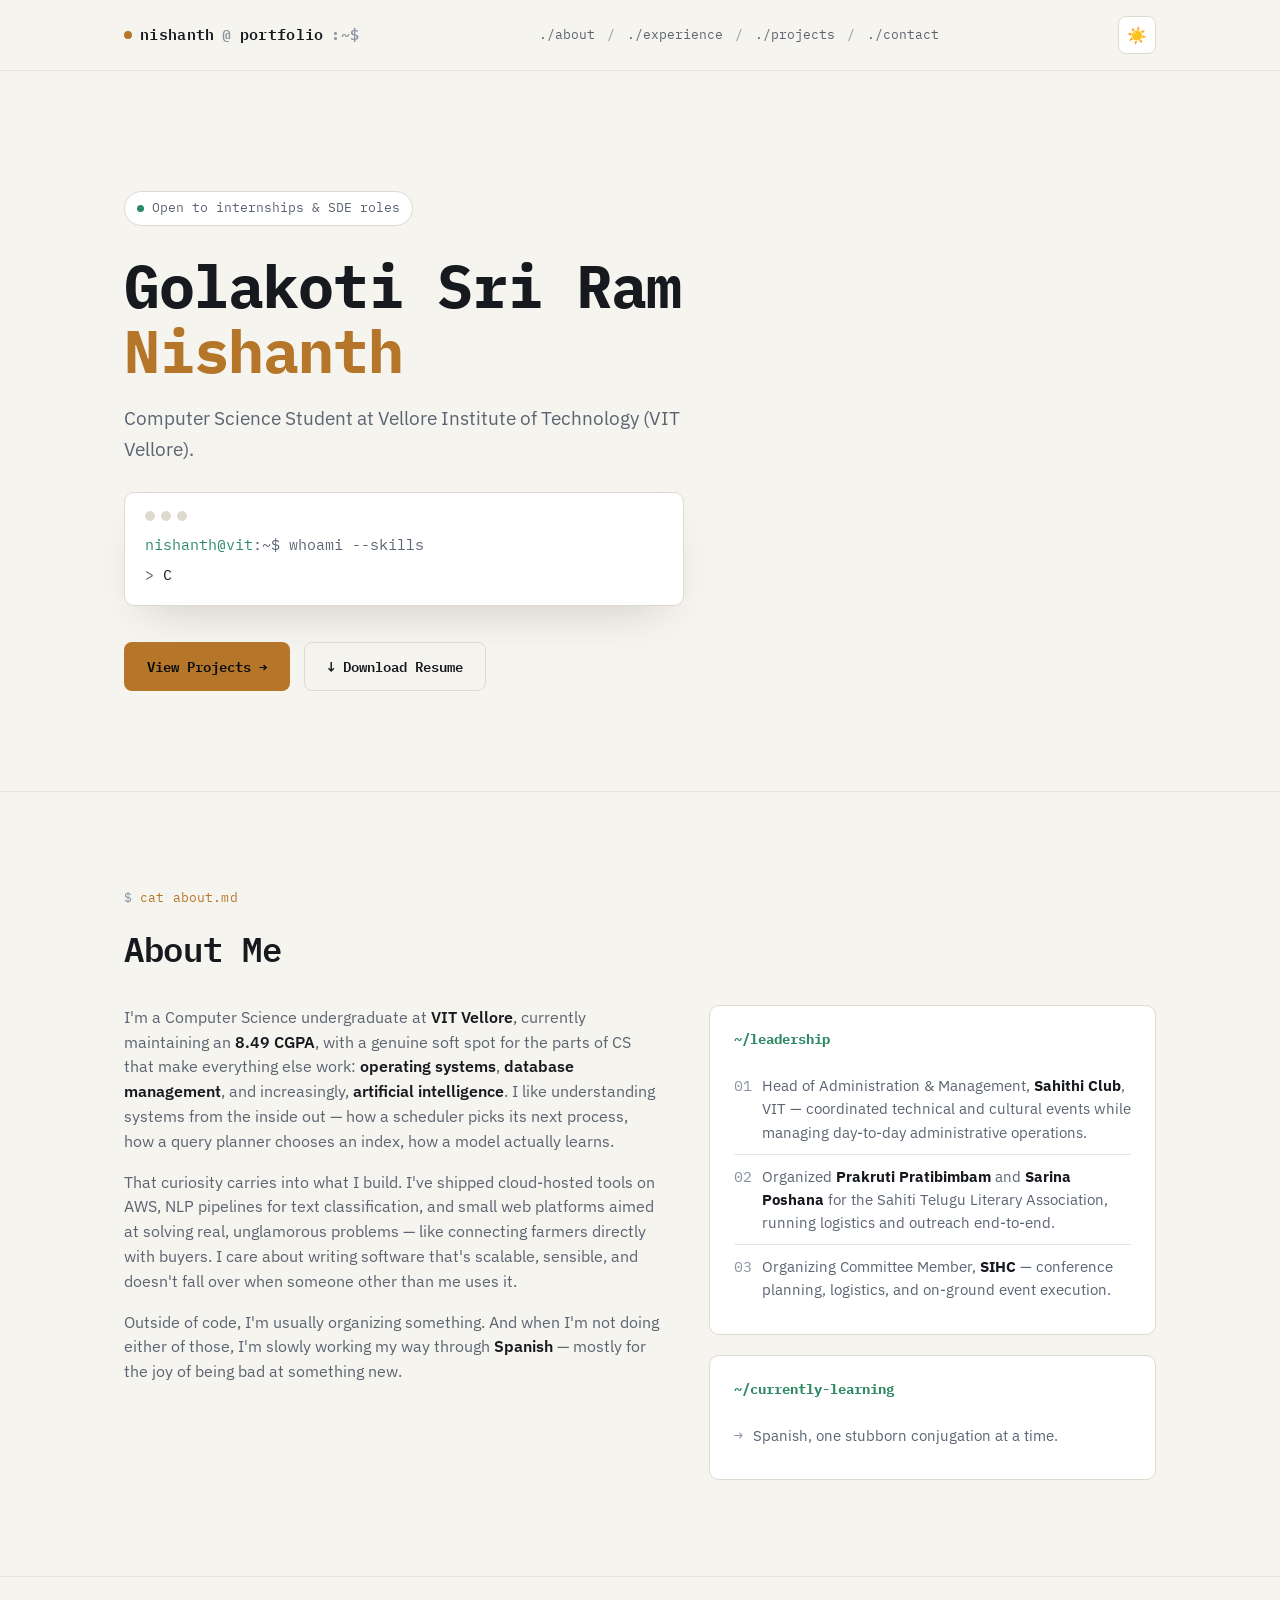
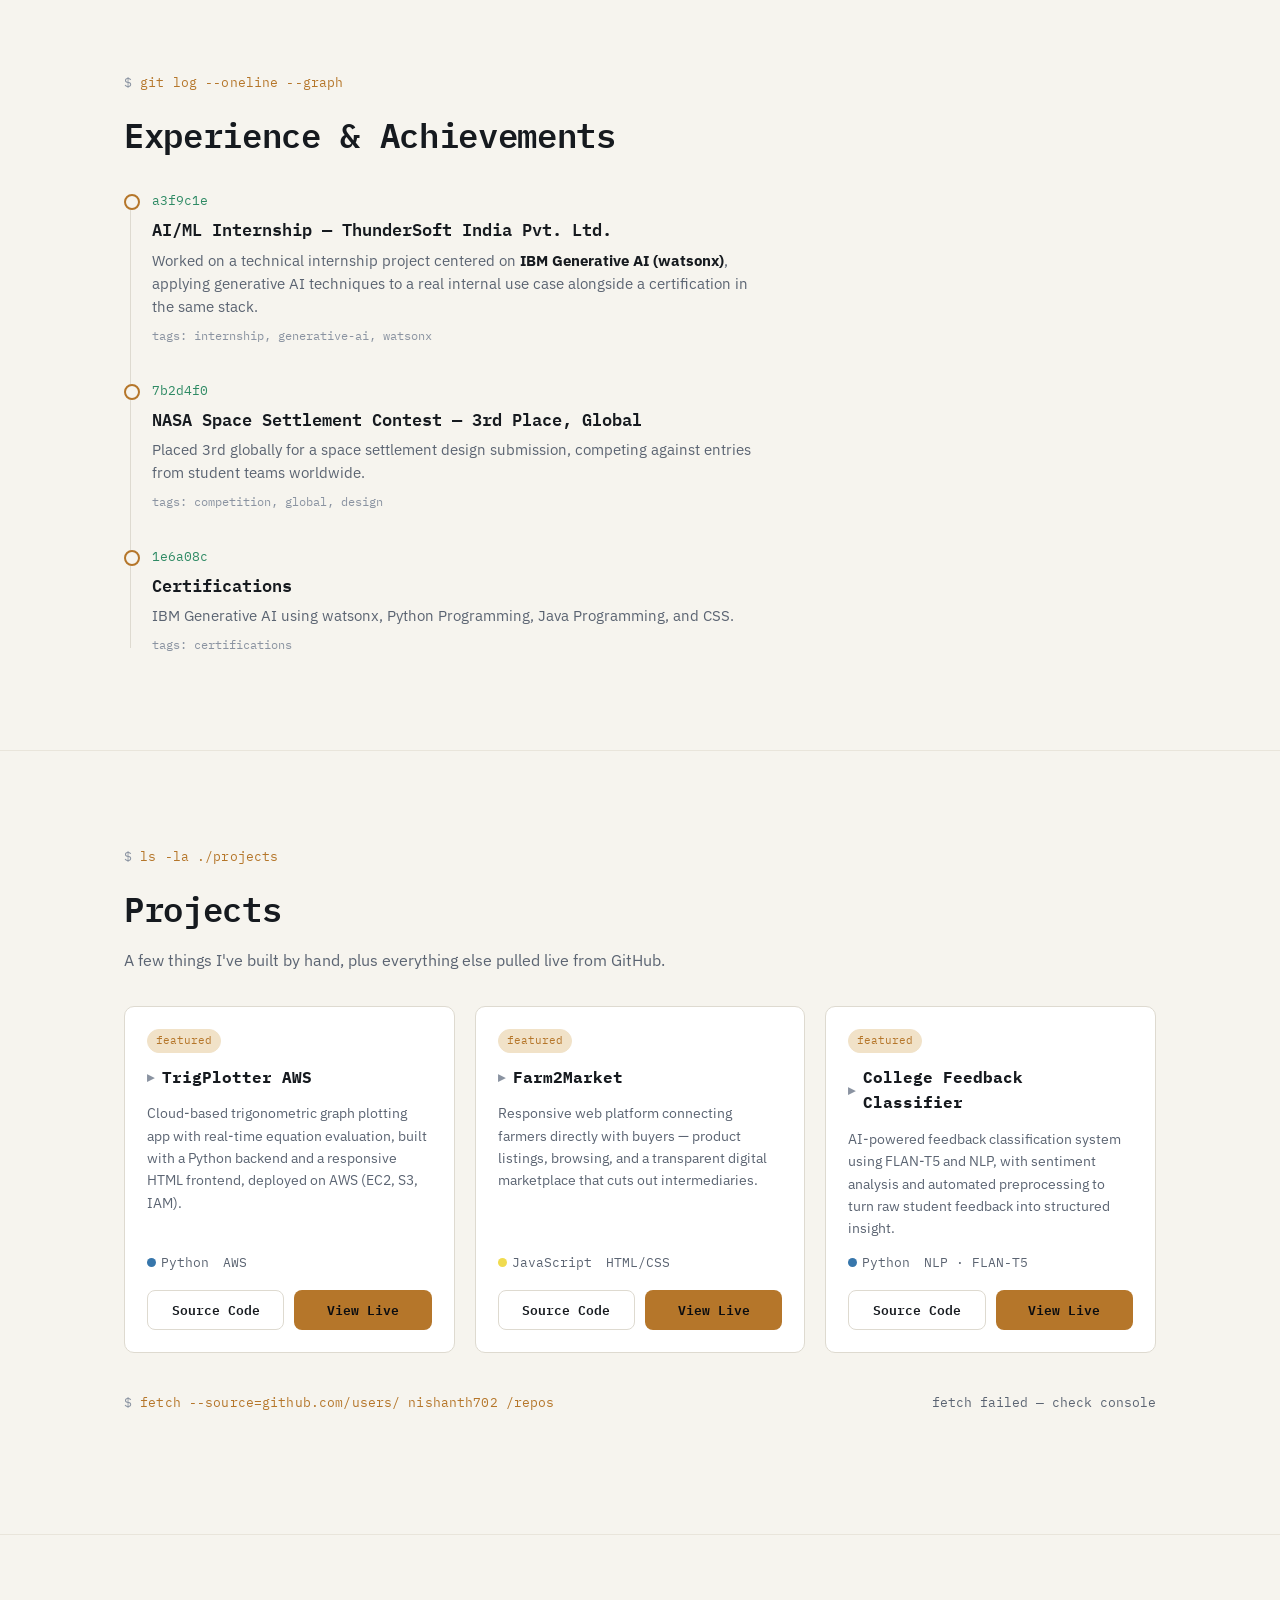
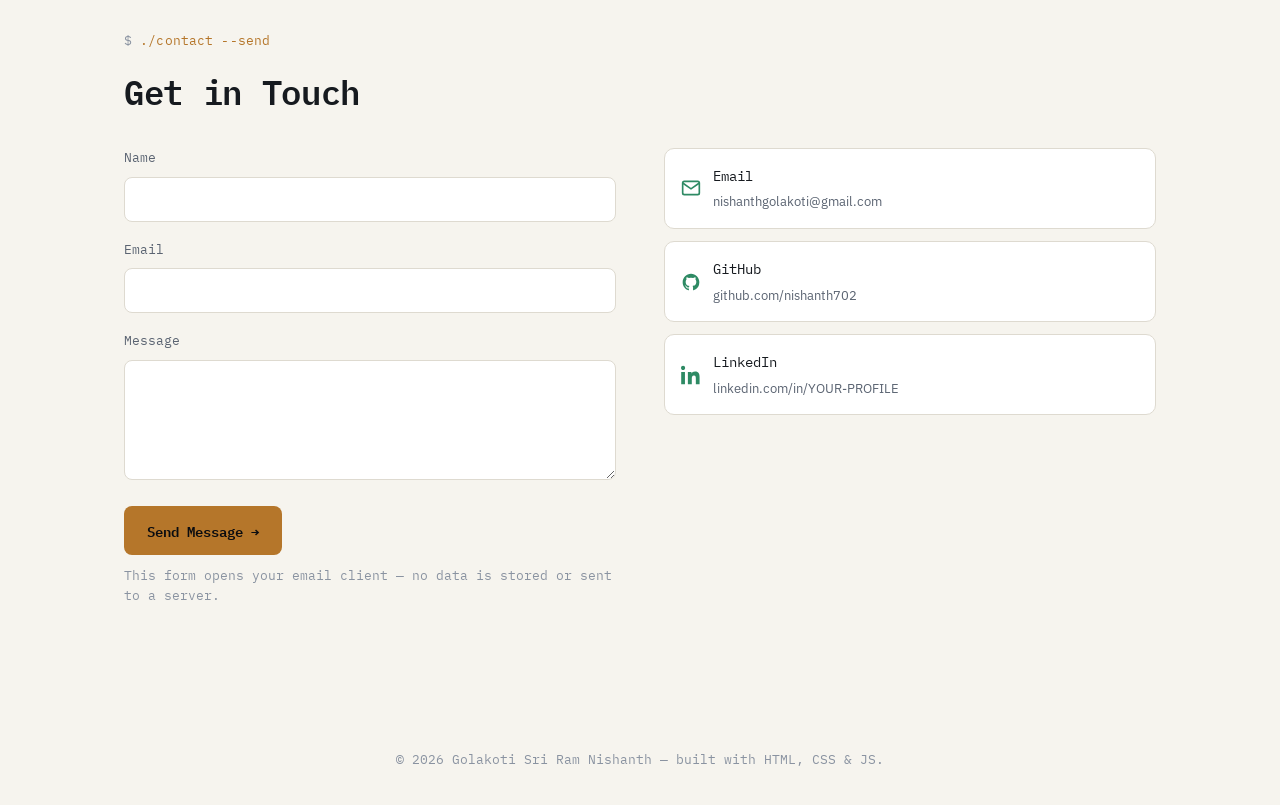
<file: index (1).html>
<!DOCTYPE html>
<html lang="en">
<head>
<meta charset="UTF-8">
<meta name="viewport" content="width=device-width, initial-scale=1.0">
<title>Nishanth Golakoti — Computer Science, VIT Vellore</title>
<meta name="description" content="Portfolio of Golakoti Sri Ram Nishanth — Computer Science student at VIT Vellore. Systems, databases, and AI.">
<link rel="preconnect" href="https://fonts.googleapis.com">
<link rel="preconnect" href="https://fonts.gstatic.com" crossorigin>
<link href="https://fonts.googleapis.com/css2?family=IBM+Plex+Mono:wght@400;500;600;700&family=IBM+Plex+Sans:wght@400;500;600;700&display=swap" rel="stylesheet">
<style>
  :root{
    --bg:#0A0C10;
    --bg-elevated:#12151B;
    --bg-elevated-2:#181C24;
    --text:#DCE1E8;
    --text-dim:#7C8797;
    --text-faint:#4B5563;
    --accent:#E8A33D;
    --accent-soft:#3A2E17;
    --accent-2:#5FBF95;
    --border:#232833;
    --border-soft:#1A1E27;
    --danger:#E06B5F;
    --shadow: 0 20px 60px -20px rgba(0,0,0,0.6);
    --radius:10px;
    --mono: 'IBM Plex Mono', ui-monospace, SFMono-Regular, Menlo, monospace;
    --sans: 'IBM Plex Sans', -apple-system, BlinkMacSystemFont, sans-serif;
  }
  html[data-theme="light"]{
    --bg:#F6F4EE;
    --bg-elevated:#FFFFFF;
    --bg-elevated-2:#EFECE3;
    --text:#161A1F;
    --text-dim:#5B6472;
    --text-faint:#8A93A1;
    --accent:#B5762A;
    --accent-soft:#F1E2C8;
    --accent-2:#2E8A64;
    --border:#DEDAD0;
    --border-soft:#E9E5DB;
    --shadow: 0 20px 50px -25px rgba(30,25,15,0.25);
  }
  *{box-sizing:border-box;}
  html{scroll-behavior:smooth;}
  @media (prefers-reduced-motion: reduce){
    html{scroll-behavior:auto;}
    *{animation-duration:0.01ms !important; animation-iteration-count:1 !important; transition-duration:0.01ms !important;}
  }
  body{
    margin:0;
    background:var(--bg);
    color:var(--text);
    font-family:var(--sans);
    line-height:1.6;
    -webkit-font-smoothing:antialiased;
    transition:background 0.25s ease, color 0.25s ease;
  }
  a{color:inherit;}
  ::selection{ background:var(--accent); color:#0A0C10; }
  img{max-width:100%;}

  .wrap{ max-width:1080px; margin:0 auto; padding:0 24px; }
  .mono{ font-family:var(--mono); }

  a:focus-visible, button:focus-visible, input:focus-visible, textarea:focus-visible{
    outline:2px solid var(--accent);
    outline-offset:3px;
    border-radius:4px;
  }

  /* ---------- NAV ---------- */
  header.site-nav{
    position:sticky; top:0; z-index:50;
    background:color-mix(in srgb, var(--bg) 88%, transparent);
    backdrop-filter:blur(10px);
    border-bottom:1px solid var(--border-soft);
  }
  .nav-inner{
    max-width:1080px; margin:0 auto; padding:16px 24px;
    display:flex; align-items:center; justify-content:space-between; gap:16px;
  }
  .logo{
    font-family:var(--mono); font-weight:600; font-size:15px; letter-spacing:0.02em;
    text-decoration:none; color:var(--text);
    display:flex; align-items:center; gap:8px;
  }
  .logo .cursor-dot{ width:8px; height:8px; border-radius:50%; background:var(--accent); display:inline-block; animation:blink 1.4s steps(1) infinite; }
  @keyframes blink{ 50%{ opacity:0; } }

  nav.crumbs{ display:flex; align-items:center; gap:2px; font-family:var(--mono); font-size:13px; color:var(--text-dim); flex-wrap:wrap; }
  nav.crumbs a{ text-decoration:none; padding:6px 10px; border-radius:6px; color:var(--text-dim); transition:color .15s, background .15s; }
  nav.crumbs a:hover{ color:var(--text); background:var(--bg-elevated); }
  nav.crumbs .sep{ color:var(--text-faint); }

  .nav-actions{ display:flex; align-items:center; gap:10px; }
  .theme-toggle{
    width:38px; height:38px; border-radius:8px; border:1px solid var(--border);
    background:var(--bg-elevated); color:var(--text); cursor:pointer;
    display:flex; align-items:center; justify-content:center; font-size:16px;
    transition:border-color .15s, transform .15s;
  }
  .theme-toggle:hover{ border-color:var(--accent); transform:translateY(-1px); }

  /* ---------- SECTION SCAFFOLD ---------- */
  section{ padding:96px 0; border-bottom:1px solid var(--border-soft); }
  section:last-of-type{ border-bottom:none; }
  .prompt-label{
    font-family:var(--mono); font-size:13px; color:var(--accent);
    display:flex; align-items:center; gap:8px; margin-bottom:14px;
    letter-spacing:0.01em;
  }
  .prompt-label::before{ content:"$"; color:var(--text-faint); }
  h2.section-title{
    font-family:var(--mono); font-size:clamp(24px,3.2vw,34px); font-weight:600;
    margin:0 0 28px; letter-spacing:-0.01em;
  }
  .lede{ color:var(--text-dim); font-size:16px; max-width:640px; margin:-16px 0 32px; }

  /* ---------- HERO ---------- */
  .hero{ padding:120px 0 100px; border-bottom:1px solid var(--border-soft); }
  .hero-eyebrow{
    font-family:var(--mono); font-size:13px; color:var(--text-dim);
    background:var(--bg-elevated); border:1px solid var(--border);
    display:inline-flex; align-items:center; gap:8px;
    padding:6px 12px; border-radius:20px; margin-bottom:28px;
  }
  .hero-eyebrow .dot{ width:7px; height:7px; border-radius:50%; background:var(--accent-2); }
  h1.hero-title{
    font-family:var(--mono); font-weight:700;
    font-size:clamp(34px, 6vw, 60px); line-height:1.08; letter-spacing:-0.02em;
    margin:0 0 20px;
  }
  h1.hero-title .accent{ color:var(--accent); }
  .hero-sub{ font-size:clamp(16px,2vw,19px); color:var(--text-dim); max-width:560px; margin:0 0 28px; }
  .terminal{
    background:var(--bg-elevated); border:1px solid var(--border); border-radius:var(--radius);
    padding:18px 20px; font-family:var(--mono); font-size:15px; max-width:560px;
    box-shadow:var(--shadow); margin-bottom:36px;
  }
  .terminal .tbar{ display:flex; gap:6px; margin-bottom:12px; }
  .terminal .tbar span{ width:10px; height:10px; border-radius:50%; background:var(--border); }
  .terminal .line{ color:var(--text-dim); }
  .terminal .line .prefix{ color:var(--accent-2); }
  .terminal .type-target{ color:var(--text); }
  .terminal .caret{ display:inline-block; width:8px; background:var(--accent); margin-left:2px; animation:blink 1s steps(1) infinite; }

  .cta-row{ display:flex; gap:14px; flex-wrap:wrap; }
  .btn{
    font-family:var(--mono); font-size:14px; font-weight:600; text-decoration:none;
    padding:12px 22px; border-radius:8px; display:inline-flex; align-items:center; gap:8px;
    cursor:pointer; border:1px solid transparent; transition:transform .15s, box-shadow .15s, border-color .15s, background .15s;
  }
  .btn-primary{ background:var(--accent); color:#0A0C10; }
  .btn-primary:hover{ transform:translateY(-2px); box-shadow:0 10px 24px -8px color-mix(in srgb, var(--accent) 60%, transparent); }
  .btn-ghost{ background:transparent; color:var(--text); border-color:var(--border); }
  .btn-ghost:hover{ border-color:var(--accent); color:var(--accent); transform:translateY(-2px); }
  .btn-small{ padding:8px 14px; font-size:13px; }

  /* ---------- ABOUT ---------- */
  .about-grid{ display:grid; grid-template-columns:1.2fr 1fr; gap:48px; }
  .bio p{ color:var(--text-dim); margin:0 0 16px; font-size:15.5px; }
  .bio strong{ color:var(--text); font-weight:600; }
  .side-card{
    background:var(--bg-elevated); border:1px solid var(--border); border-radius:var(--radius);
    padding:22px 24px;
  }
  .side-card h3{ font-family:var(--mono); font-size:14px; color:var(--accent-2); margin:0 0 14px; text-transform:lowercase; }
  .side-card ul{ list-style:none; margin:0; padding:0; }
  .side-card li{ display:flex; gap:10px; padding:10px 0; border-top:1px solid var(--border-soft); font-size:14.5px; color:var(--text-dim); }
  .side-card li:first-child{ border-top:none; }
  .side-card li .tag{ font-family:var(--mono); color:var(--text-faint); flex-shrink:0; }
  .side-card + .side-card{ margin-top:20px; }

  /* ---------- TIMELINE (git-log style) ---------- */
  .commit-log{ position:relative; padding-left:28px; }
  .commit-log::before{ content:""; position:absolute; left:6px; top:6px; bottom:6px; width:1px; background:var(--border); }
  .commit{ position:relative; padding-bottom:34px; }
  .commit:last-child{ padding-bottom:0; }
  .commit::before{
    content:""; position:absolute; left:-28px; top:4px; width:12px; height:12px; border-radius:50%;
    background:var(--bg); border:2px solid var(--accent);
  }
  .commit-hash{ font-family:var(--mono); font-size:12.5px; color:var(--accent-2); }
  .commit-title{ font-family:var(--mono); font-weight:600; font-size:16.5px; margin:6px 0 6px; }
  .commit-body{ color:var(--text-dim); font-size:14.5px; max-width:600px; margin:0; }
  .commit-meta{ font-family:var(--mono); font-size:12px; color:var(--text-faint); margin-top:8px; }

  /* ---------- PROJECTS ---------- */
  .project-controls{ display:flex; align-items:center; justify-content:space-between; gap:16px; margin-bottom:24px; flex-wrap:wrap; }
  .project-controls .status{ font-family:var(--mono); font-size:13px; color:var(--text-dim); }
  .project-grid{ display:grid; grid-template-columns:repeat(auto-fill, minmax(280px,1fr)); gap:20px; }
  .project-card{
    background:var(--bg-elevated); border:1px solid var(--border); border-radius:var(--radius);
    padding:22px; display:flex; flex-direction:column; gap:12px;
    transition:border-color .15s, transform .15s;
  }
  .project-card:hover{ border-color:var(--accent); transform:translateY(-3px); }
  .project-card h3{ font-family:var(--mono); font-size:16px; margin:0; display:flex; align-items:center; gap:8px; }
  .project-card h3 .icon{ color:var(--text-faint); font-size:14px; }
  .project-card p.desc{ color:var(--text-dim); font-size:14px; margin:0; flex-grow:1; min-height:40px; }
  .project-meta{ display:flex; align-items:center; gap:14px; font-family:var(--mono); font-size:12.5px; color:var(--text-dim); }
  .lang-dot{ width:9px; height:9px; border-radius:50%; background:var(--accent); display:inline-block; margin-right:5px; }
  .project-actions{ display:flex; gap:10px; margin-top:6px; }
  .project-actions .btn{ flex:1; justify-content:center; padding:9px 12px; font-size:12.5px; }
  .featured-badge{
    font-family:var(--mono); font-size:11px; color:var(--accent); border:1px solid var(--accent-soft);
    background:var(--accent-soft); padding:2px 8px; border-radius:20px; align-self:flex-start;
  }

  /* ---------- CONTACT ---------- */
  .contact-grid{ display:grid; grid-template-columns:1fr 1fr; gap:48px; }
  .field{ margin-bottom:18px; }
  .field label{ display:block; font-family:var(--mono); font-size:13px; color:var(--text-dim); margin-bottom:8px; }
  .field input, .field textarea{
    width:100%; background:var(--bg-elevated); border:1px solid var(--border); border-radius:8px;
    padding:12px 14px; color:var(--text); font-family:var(--sans); font-size:14.5px;
    transition:border-color .15s;
  }
  .field input:focus, .field textarea:focus{ border-color:var(--accent); outline:none; }
  .field textarea{ resize:vertical; min-height:120px; }
  .form-note{ font-family:var(--mono); font-size:12.5px; color:var(--text-faint); margin-top:10px; }
  .social-list{ display:flex; flex-direction:column; gap:12px; }
  .social-link{
    display:flex; align-items:center; gap:12px; padding:14px 16px; border:1px solid var(--border);
    border-radius:var(--radius); text-decoration:none; color:var(--text); background:var(--bg-elevated);
    transition:border-color .15s, transform .15s;
  }
  .social-link:hover{ border-color:var(--accent); transform:translateX(4px); }
  .social-link .si-icon{ width:20px; height:20px; flex-shrink:0; color:var(--accent-2); }
  .social-link .si-text{ font-family:var(--mono); font-size:14px; }
  .social-link .si-sub{ font-family:var(--sans); font-size:12.5px; color:var(--text-dim); }

  footer{ padding:36px 0; text-align:center; font-family:var(--mono); font-size:12.5px; color:var(--text-faint); }

  /* ---------- MODAL ---------- */
  .modal-overlay{
    position:fixed; inset:0; background:rgba(6,7,9,0.75); backdrop-filter:blur(4px);
    display:none; align-items:center; justify-content:center; z-index:100; padding:24px;
  }
  .modal-overlay.open{ display:flex; }
  .modal-box{
    background:var(--bg-elevated); border:1px solid var(--border); border-radius:var(--radius);
    width:100%; max-width:920px; height:min(640px, 84vh); display:flex; flex-direction:column;
    box-shadow:var(--shadow); overflow:hidden;
  }
  .modal-head{
    display:flex; align-items:center; justify-content:space-between; padding:14px 18px;
    border-bottom:1px solid var(--border); font-family:var(--mono); font-size:13.5px;
  }
  .modal-head .close-btn{
    background:none; border:none; color:var(--text-dim); font-size:18px; cursor:pointer; line-height:1;
    padding:4px 8px; border-radius:6px;
  }
  .modal-head .close-btn:hover{ color:var(--text); background:var(--bg-elevated-2); }
  .modal-box iframe{ flex-grow:1; width:100%; border:none; background:#fff; }
  .modal-empty{ flex-grow:1; display:flex; align-items:center; justify-content:center; flex-direction:column; gap:10px; color:var(--text-dim); font-family:var(--mono); font-size:14px; text-align:center; padding:30px; }

  @media (max-width: 860px){
    .about-grid, .contact-grid{ grid-template-columns:1fr; }
    section{ padding:64px 0; }
    nav.crumbs{ display:none; }
  }
</style>
</head>
<body>

<header class="site-nav">
  <div class="nav-inner">
    <a href="#top" class="logo"><span class="cursor-dot"></span>nishanth<span style="color:var(--text-faint)">@</span>portfolio<span style="color:var(--text-faint)">:~$</span></a>
    <nav class="crumbs" aria-label="Section navigation">
      <a href="#about">./about</a><span class="sep">/</span>
      <a href="#experience">./experience</a><span class="sep">/</span>
      <a href="#projects">./projects</a><span class="sep">/</span>
      <a href="#contact">./contact</a>
    </nav>
    <div class="nav-actions">
      <button class="theme-toggle" id="themeToggle" aria-label="Toggle dark and light mode" title="Toggle theme">🌙</button>
    </div>
  </div>
</header>

<main id="top">

  <!-- HERO -->
  <section class="hero">
    <div class="wrap">
      <div class="hero-eyebrow"><span class="dot"></span>Open to internships &amp; SDE roles</div>
      <h1 class="hero-title">Golakoti Sri Ram<br><span class="accent">Nishanth</span></h1>
      <p class="hero-sub">Computer Science Student at Vellore Institute of Technology (VIT Vellore).</p>

      <div class="terminal" aria-hidden="false">
        <div class="tbar"><span></span><span></span><span></span></div>
        <div class="line"><span class="prefix">nishanth@vit</span>:~$ whoami --skills</div>
        <div class="line" style="margin-top:6px;">&gt; <span class="type-target" id="typewriter"></span><span class="caret" aria-hidden="true"></span></div>
      </div>

      <div class="cta-row">
        <a href="#projects" class="btn btn-primary">View Projects →</a>
        <a href="./resume.pdf" download class="btn btn-ghost">↓ Download Resume</a>
      </div>
    </div>
  </section>

  <!-- ABOUT -->
  <section id="about">
    <div class="wrap">
      <div class="prompt-label">cat about.md</div>
      <h2 class="section-title">About Me</h2>
      <div class="about-grid">
        <div class="bio">
          <p>I'm a Computer Science undergraduate at <strong>VIT Vellore</strong>, currently maintaining an <strong>8.49 CGPA</strong>, with a genuine soft spot for the parts of CS that make everything else work: <strong>operating systems</strong>, <strong>database management</strong>, and increasingly, <strong>artificial intelligence</strong>. I like understanding systems from the inside out — how a scheduler picks its next process, how a query planner chooses an index, how a model actually learns.</p>
          <p>That curiosity carries into what I build. I've shipped cloud-hosted tools on AWS, NLP pipelines for text classification, and small web platforms aimed at solving real, unglamorous problems — like connecting farmers directly with buyers. I care about writing software that's scalable, sensible, and doesn't fall over when someone other than me uses it.</p>
          <p>Outside of code, I'm usually organizing something. And when I'm not doing either of those, I'm slowly working my way through <strong>Spanish</strong> — mostly for the joy of being bad at something new.</p>
        </div>
        <div>
          <div class="side-card">
            <h3>~/leadership</h3>
            <ul>
              <li><span class="tag">01</span><span>Head of Administration &amp; Management, <strong style="color:var(--text)">Sahithi Club</strong>, VIT — coordinated technical and cultural events while managing day-to-day administrative operations.</span></li>
              <li><span class="tag">02</span><span>Organized <strong style="color:var(--text)">Prakruti Pratibimbam</strong> and <strong style="color:var(--text)">Sarina Poshana</strong> for the Sahiti Telugu Literary Association, running logistics and outreach end-to-end.</span></li>
              <li><span class="tag">03</span><span>Organizing Committee Member, <strong style="color:var(--text)">SIHC</strong> — conference planning, logistics, and on-ground event execution.</span></li>
            </ul>
          </div>
          <div class="side-card">
            <h3>~/currently-learning</h3>
            <ul>
              <li><span class="tag">→</span><span>Spanish, one stubborn conjugation at a time.</span></li>
            </ul>
          </div>
        </div>
      </div>
    </div>
  </section>

  <!-- EXPERIENCE -->
  <section id="experience">
    <div class="wrap">
      <div class="prompt-label">git log --oneline --graph</div>
      <h2 class="section-title">Experience &amp; Achievements</h2>
      <div class="commit-log">
        <div class="commit">
          <div class="commit-hash">a3f9c1e</div>
          <div class="commit-title">AI/ML Internship — ThunderSoft India Pvt. Ltd.</div>
          <p class="commit-body">Worked on a technical internship project centered on <strong style="color:var(--text)">IBM Generative AI (watsonx)</strong>, applying generative AI techniques to a real internal use case alongside a certification in the same stack.</p>
          <div class="commit-meta">tags: internship, generative-ai, watsonx</div>
        </div>
        <div class="commit">
          <div class="commit-hash">7b2d4f0</div>
          <div class="commit-title">NASA Space Settlement Contest — 3rd Place, Global</div>
          <p class="commit-body">Placed 3rd globally for a space settlement design submission, competing against entries from student teams worldwide.</p>
          <div class="commit-meta">tags: competition, global, design</div>
        </div>
        <div class="commit">
          <div class="commit-hash">1e6a08c</div>
          <div class="commit-title">Certifications</div>
          <p class="commit-body">IBM Generative AI using watsonx, Python Programming, Java Programming, and CSS.</p>
          <div class="commit-meta">tags: certifications</div>
        </div>
      </div>
    </div>
  </section>

  <!-- PROJECTS -->
  <section id="projects">
    <div class="wrap">
      <div class="prompt-label">ls -la ./projects</div>
      <h2 class="section-title">Projects</h2>
      <p class="lede">A few things I've built by hand, plus everything else pulled live from GitHub.</p>

      <div class="project-grid" style="margin-bottom:40px;">
        <div class="project-card">
          <span class="featured-badge">featured</span>
          <h3><span class="icon">▸</span>TrigPlotter AWS</h3>
          <p class="desc">Cloud-based trigonometric graph plotting app with real-time equation evaluation, built with a Python backend and a responsive HTML frontend, deployed on AWS (EC2, S3, IAM).</p>
          <div class="project-meta"><span><span class="lang-dot" style="background:#3776AB"></span>Python</span><span>AWS</span></div>
          <div class="project-actions">
            <a href="#" class="btn btn-ghost" data-repo-link>Source Code</a>
            <a href="#" class="btn btn-primary" data-live-preview data-title="TrigPlotter AWS" data-url="">View Live</a>
          </div>
        </div>
        <div class="project-card">
          <span class="featured-badge">featured</span>
          <h3><span class="icon">▸</span>Farm2Market</h3>
          <p class="desc">Responsive web platform connecting farmers directly with buyers — product listings, browsing, and a transparent digital marketplace that cuts out intermediaries.</p>
          <div class="project-meta"><span><span class="lang-dot" style="background:#F0DB4F"></span>JavaScript</span><span>HTML/CSS</span></div>
          <div class="project-actions">
            <a href="#" class="btn btn-ghost" data-repo-link>Source Code</a>
            <a href="#" class="btn btn-primary" data-live-preview data-title="Farm2Market" data-url="">View Live</a>
          </div>
        </div>
        <div class="project-card">
          <span class="featured-badge">featured</span>
          <h3><span class="icon">▸</span>College Feedback Classifier</h3>
          <p class="desc">AI-powered feedback classification system using FLAN-T5 and NLP, with sentiment analysis and automated preprocessing to turn raw student feedback into structured insight.</p>
          <div class="project-meta"><span><span class="lang-dot" style="background:#3776AB"></span>Python</span><span>NLP · FLAN-T5</span></div>
          <div class="project-actions">
            <a href="#" class="btn btn-ghost" data-repo-link>Source Code</a>
            <a href="#" class="btn btn-primary" data-live-preview data-title="College Feedback Classifier" data-url="">View Live</a>
          </div>
        </div>
      </div>

      <div class="project-controls">
        <div class="prompt-label" style="margin:0;">fetch --source=github.com/users/<span id="ghUserLabel">USERNAME</span>/repos</div>
        <div class="status" id="fetchStatus">idle</div>
      </div>
      <div class="project-grid" id="repoGrid"></div>
    </div>
  </section>

  <!-- CONTACT -->
  <section id="contact">
    <div class="wrap">
      <div class="prompt-label">./contact --send</div>
      <h2 class="section-title">Get in Touch</h2>
      <div class="contact-grid">
        <form id="contactForm" novalidate>
          <div class="field">
            <label for="name">Name</label>
            <input type="text" id="name" name="name" required autocomplete="name">
          </div>
          <div class="field">
            <label for="email">Email</label>
            <input type="email" id="email" name="email" required autocomplete="email">
          </div>
          <div class="field">
            <label for="message">Message</label>
            <textarea id="message" name="message" required></textarea>
          </div>
          <button type="submit" class="btn btn-primary">Send Message →</button>
          <p class="form-note" id="formNote">This form opens your email client — no data is stored or sent to a server.</p>
        </form>
        <div class="social-list">
          <a class="social-link" href="mailto:nishanthgolakoti@gmail.com">
            <svg class="si-icon" viewBox="0 0 24 24" fill="none" stroke="currentColor" stroke-width="2"><path d="M4 4h16v16H4z" opacity="0"/><path d="M22 6l-10 7L2 6"/><rect x="2" y="4" width="20" height="16" rx="2"/></svg>
            <span><span class="si-text">Email</span><br><span class="si-sub">nishanthgolakoti@gmail.com</span></span>
          </a>
          <a class="social-link" href="https://github.com/nishanth702" target="_blank" rel="noopener noreferrer">
            <svg class="si-icon" viewBox="0 0 24 24" fill="currentColor"><path d="M12 2C6.48 2 2 6.58 2 12.25c0 4.53 2.87 8.37 6.84 9.73.5.1.68-.22.68-.49 0-.24-.01-.87-.01-1.71-2.78.62-3.37-1.37-3.37-1.37-.45-1.18-1.11-1.49-1.11-1.49-.91-.64.07-.63.07-.63 1 .07 1.53 1.05 1.53 1.05.89 1.56 2.34 1.11 2.91.85.09-.66.35-1.11.63-1.37-2.22-.26-4.56-1.14-4.56-5.07 0-1.12.39-2.03 1.03-2.75-.1-.26-.45-1.31.1-2.73 0 0 .84-.28 2.75 1.05a9.3 9.3 0 0 1 5 0c1.91-1.33 2.75-1.05 2.75-1.05.55 1.42.2 2.47.1 2.73.64.72 1.03 1.63 1.03 2.75 0 3.94-2.34 4.8-4.57 5.06.36.32.68.94.68 1.9 0 1.37-.01 2.47-.01 2.81 0 .27.18.6.69.49A10.26 10.26 0 0 0 22 12.25C22 6.58 17.52 2 12 2z"/></svg>
            <span><span class="si-text">GitHub</span><br><span class="si-sub">github.com/nishanth702</span></span>
          </a>
          <a class="social-link" href="https://linkedin.com/in/YOUR-PROFILE" target="_blank" rel="noopener noreferrer">
            <svg class="si-icon" viewBox="0 0 24 24" fill="currentColor"><path d="M4.98 3.5C4.98 4.88 3.86 6 2.5 6S0 4.88 0 3.5 1.12 1 2.5 1s2.48 1.12 2.48 2.5zM.24 8.25h4.5V23H.24V8.25zM8.25 8.25h4.32v2.01h.06c.6-1.14 2.07-2.34 4.26-2.34 4.56 0 5.4 3 5.4 6.9V23h-4.5v-6.75c0-1.61-.03-3.68-2.24-3.68-2.25 0-2.59 1.76-2.59 3.57V23H8.25V8.25z"/></svg>
            <span><span class="si-text">LinkedIn</span><br><span class="si-sub">linkedin.com/in/YOUR-PROFILE</span></span>
          </a>
        </div>
      </div>
    </div>
  </section>

</main>

<footer>
  <div class="wrap">© <span id="year"></span> Golakoti Sri Ram Nishanth — built with HTML, CSS &amp; JS.</div>
</footer>

<!-- MODAL -->
<div class="modal-overlay" id="modalOverlay" role="dialog" aria-modal="true" aria-labelledby="modalTitle">
  <div class="modal-box">
    <div class="modal-head">
      <span id="modalTitle">Live Preview</span>
      <button class="close-btn" id="modalClose" aria-label="Close preview">✕</button>
    </div>
    <div id="modalBody"></div>
  </div>
</div>

<script>
/* =========================================================
   CONFIG — edit these before deploying
   ========================================================= */
const GITHUB_USERNAME = "nishanth702"; // set
const REPO_LIMIT = 6; // how many fetched repos to display

/* =========================================================
   THEME TOGGLE
   ========================================================= */
const root = document.documentElement;
const themeToggle = document.getElementById('themeToggle');
function applyTheme(t){
  root.setAttribute('data-theme', t);
  themeToggle.textContent = t === 'light' ? '☀️' : '🌙';
  localStorage.setItem('portfolio-theme', t);
}
(function initTheme(){
  const saved = localStorage.getItem('portfolio-theme');
  const prefersLight = window.matchMedia('(prefers-color-scheme: light)').matches;
  applyTheme(saved || (prefersLight ? 'light' : 'dark'));
})();
themeToggle.addEventListener('click', () => {
  applyTheme(root.getAttribute('data-theme') === 'light' ? 'dark' : 'light');
});

/* =========================================================
   TYPEWRITER EFFECT
   ========================================================= */
const skills = ["Java", "C", "Python", "SQL", "Artificial Intelligence"];
const twEl = document.getElementById('typewriter');
let twIndex = 0, twChar = 0, twDeleting = false;
function typeLoop(){
  const current = skills[twIndex];
  if (!twDeleting){
    twChar++;
    twEl.textContent = current.slice(0, twChar);
    if (twChar === current.length){
      twDeleting = true;
      setTimeout(typeLoop, 1100);
      return;
    }
  } else {
    twChar--;
    twEl.textContent = current.slice(0, twChar);
    if (twChar === 0){
      twDeleting = false;
      twIndex = (twIndex + 1) % skills.length;
    }
  }
  setTimeout(typeLoop, twDeleting ? 40 : 85);
}
typeLoop();

/* =========================================================
   GITHUB REPO FETCH
   ========================================================= */
const repoGrid = document.getElementById('repoGrid');
const fetchStatus = document.getElementById('fetchStatus');
document.getElementById('ghUserLabel').textContent = GITHUB_USERNAME;

const langColors = {
  JavaScript:"#F0DB4F", Python:"#3776AB", TypeScript:"#3178C6", HTML:"#E34C26",
  CSS:"#563D7C", Java:"#B07219", "C++":"#F34B7D", C:"#555555", Shell:"#89E051",
  Jupyter:"#DA5B0B", Go:"#00ADD8", Rust:"#DEA584"
};

async function loadRepos(){
  if (GITHUB_USERNAME === "YOUR-GITHUB-USERNAME"){
    fetchStatus.textContent = "waiting for GITHUB_USERNAME to be set";
    repoGrid.innerHTML = `<div class="project-card" style="grid-column:1/-1;"><p class="desc">Set <code class="mono">GITHUB_USERNAME</code> at the top of the script to pull your public repositories in here automatically.</p></div>`;
    return;
  }
  fetchStatus.textContent = "fetching…";
  try{
    const res = await fetch(`https://api.github.com/users/${GITHUB_USERNAME}/repos?sort=updated&per_page=${REPO_LIMIT}`);
    if (!res.ok) throw new Error(`GitHub API responded ${res.status}`);
    const repos = await res.json();
    if (!Array.isArray(repos) || repos.length === 0){
      fetchStatus.textContent = "no public repos found";
      return;
    }
    repoGrid.innerHTML = repos.map(renderRepoCard).join('');
    fetchStatus.textContent = `${repos.length} repos loaded`;
    attachLiveButtons();
  } catch(err){
    fetchStatus.textContent = "fetch failed — check console";
    console.error("GitHub fetch error:", err);
  }
}

function renderRepoCard(repo){
  const lang = repo.language || "—";
  const color = langColors[lang] || "#8a93a1";
  const desc = repo.description ? escapeHtml(repo.description) : "No description provided.";
  return `
    <div class="project-card">
      <h3><span class="icon">▸</span>${escapeHtml(repo.name)}</h3>
      <p class="desc">${desc}</p>
      <div class="project-meta">
        <span><span class="lang-dot" style="background:${color}"></span>${escapeHtml(lang)}</span>
        <span>★ ${repo.stargazers_count}</span>
      </div>
      <div class="project-actions">
        <a href="${repo.html_url}" class="btn btn-ghost" target="_blank" rel="noopener noreferrer">Source Code</a>
        <a href="#" class="btn btn-primary" data-live-preview data-title="${escapeHtml(repo.name)}" data-url="${repo.homepage || ''}">View Live</a>
      </div>
    </div>`;
}
function escapeHtml(str){
  const d = document.createElement('div');
  d.textContent = str;
  return d.innerHTML;
}
loadRepos();

/* =========================================================
   LIVE PREVIEW MODAL
   ========================================================= */
const overlay = document.getElementById('modalOverlay');
const modalTitle = document.getElementById('modalTitle');
const modalBody = document.getElementById('modalBody');
const modalClose = document.getElementById('modalClose');

function openModal(title, url){
  modalTitle.textContent = title;
  if (url && url.trim() !== ''){
    modalBody.innerHTML = `<iframe src="${url}" title="${escapeHtml(title)} live preview" loading="lazy"></iframe>`;
  } else {
    modalBody.innerHTML = `<div class="modal-empty">
      <div style="font-size:22px;">◌</div>
      <div>No live URL set for <strong>${escapeHtml(title)}</strong> yet.<br>Deploy it (GitHub Pages / Vercel / Netlify) and add the URL to <span class="mono">data-url</span> on this card.</div>
    </div>`;
  }
  overlay.classList.add('open');
  document.body.style.overflow = 'hidden';
  modalClose.focus();
}
function closeModal(){
  overlay.classList.remove('open');
  modalBody.innerHTML = '';
  document.body.style.overflow = '';
}
function attachLiveButtons(){
  document.querySelectorAll('[data-live-preview]').forEach(btn => {
    btn.addEventListener('click', e => {
      e.preventDefault();
      openModal(btn.dataset.title, btn.dataset.url);
    });
  });
}
attachLiveButtons();
modalClose.addEventListener('click', closeModal);
overlay.addEventListener('click', e => { if (e.target === overlay) closeModal(); });
document.addEventListener('keydown', e => { if (e.key === 'Escape' && overlay.classList.contains('open')) closeModal(); });

/* =========================================================
   CONTACT FORM (client-side only, opens mail client)
   ========================================================= */
document.getElementById('contactForm').addEventListener('submit', function(e){
  e.preventDefault();
  const name = document.getElementById('name').value.trim();
  const email = document.getElementById('email').value.trim();
  const message = document.getElementById('message').value.trim();
  const note = document.getElementById('formNote');
  if (!name || !email || !message){
    note.textContent = "Please fill in every field before sending.";
    note.style.color = 'var(--danger)';
    return;
  }
  const subject = encodeURIComponent(`Portfolio contact from ${name}`);
  const body = encodeURIComponent(`${message}\n\n— ${name} (${email})`);
  window.location.href = `mailto:nishanthgolakoti@gmail.com?subject=${subject}&body=${body}`;
  note.textContent = "Opening your email client…";
  note.style.color = 'var(--accent-2)';
});

document.getElementById('year').textContent = new Date().getFullYear();
</script>
</body>
</html>
</file>
